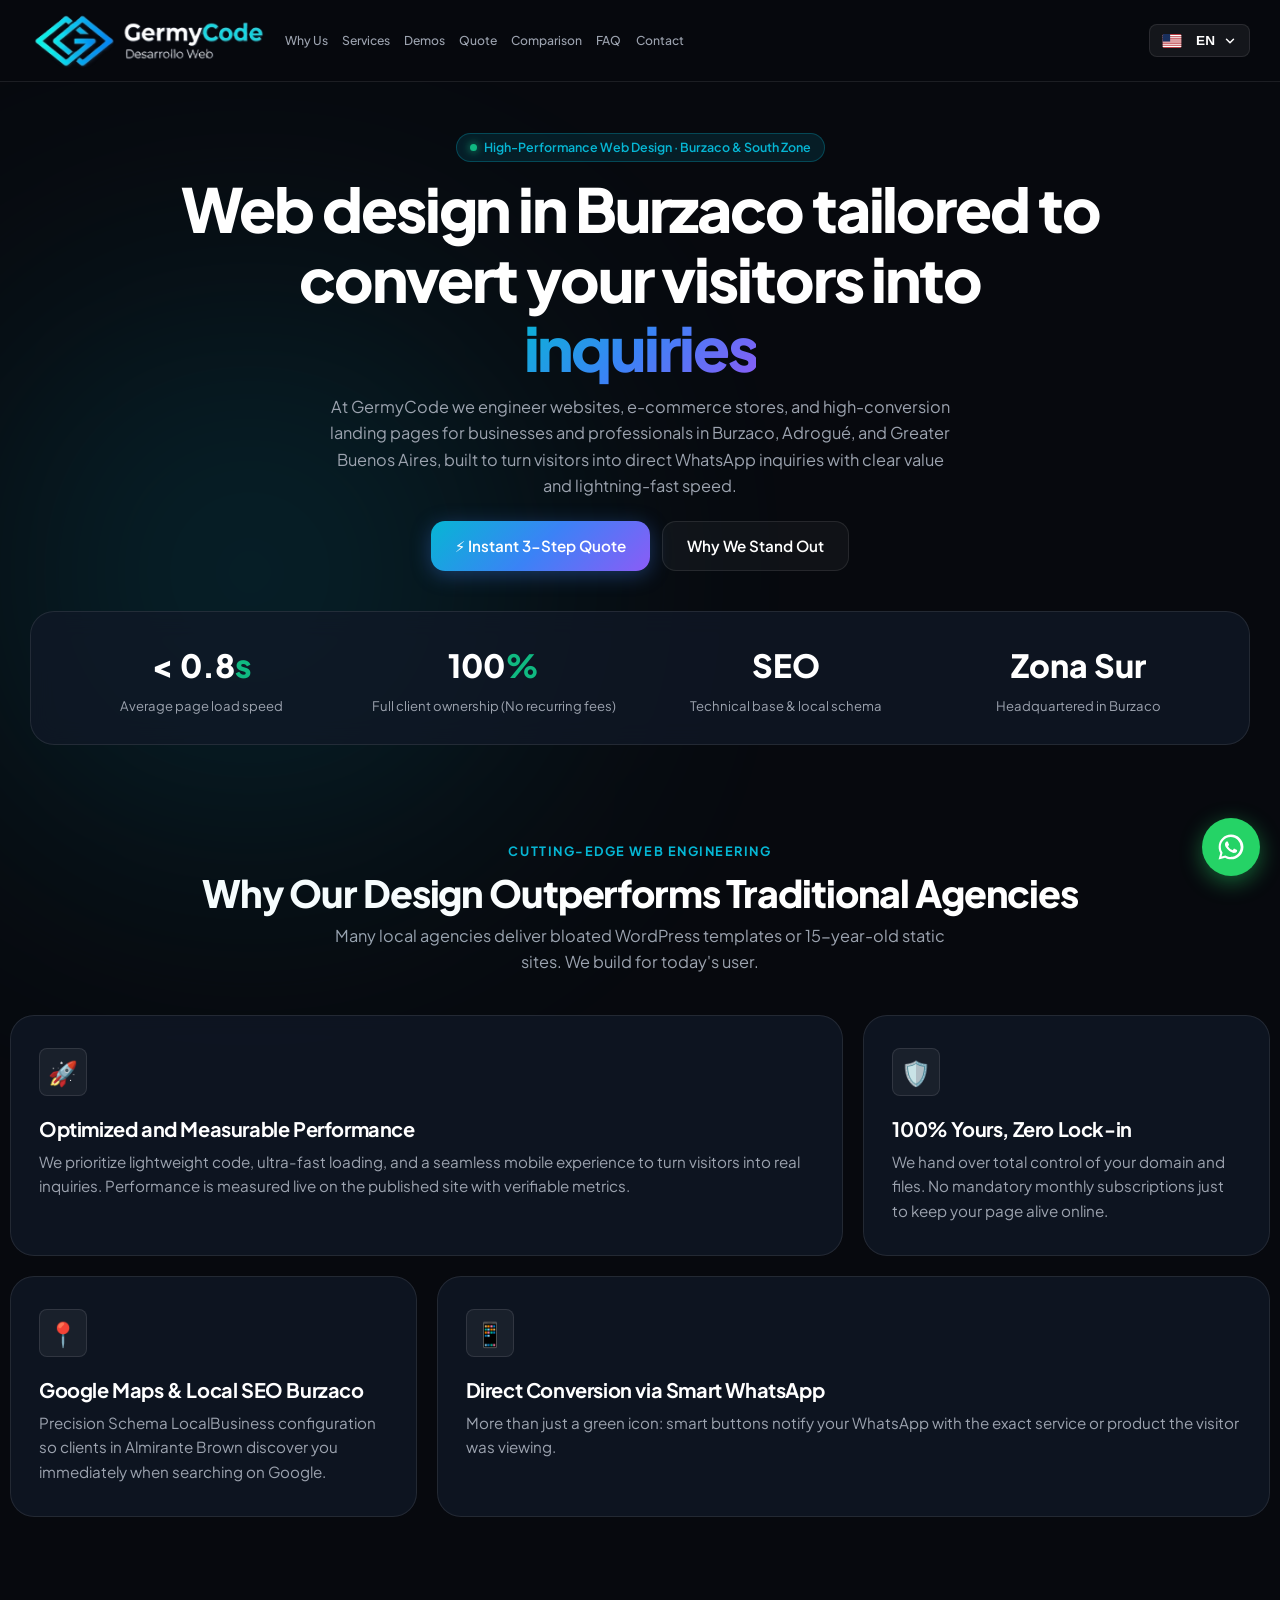
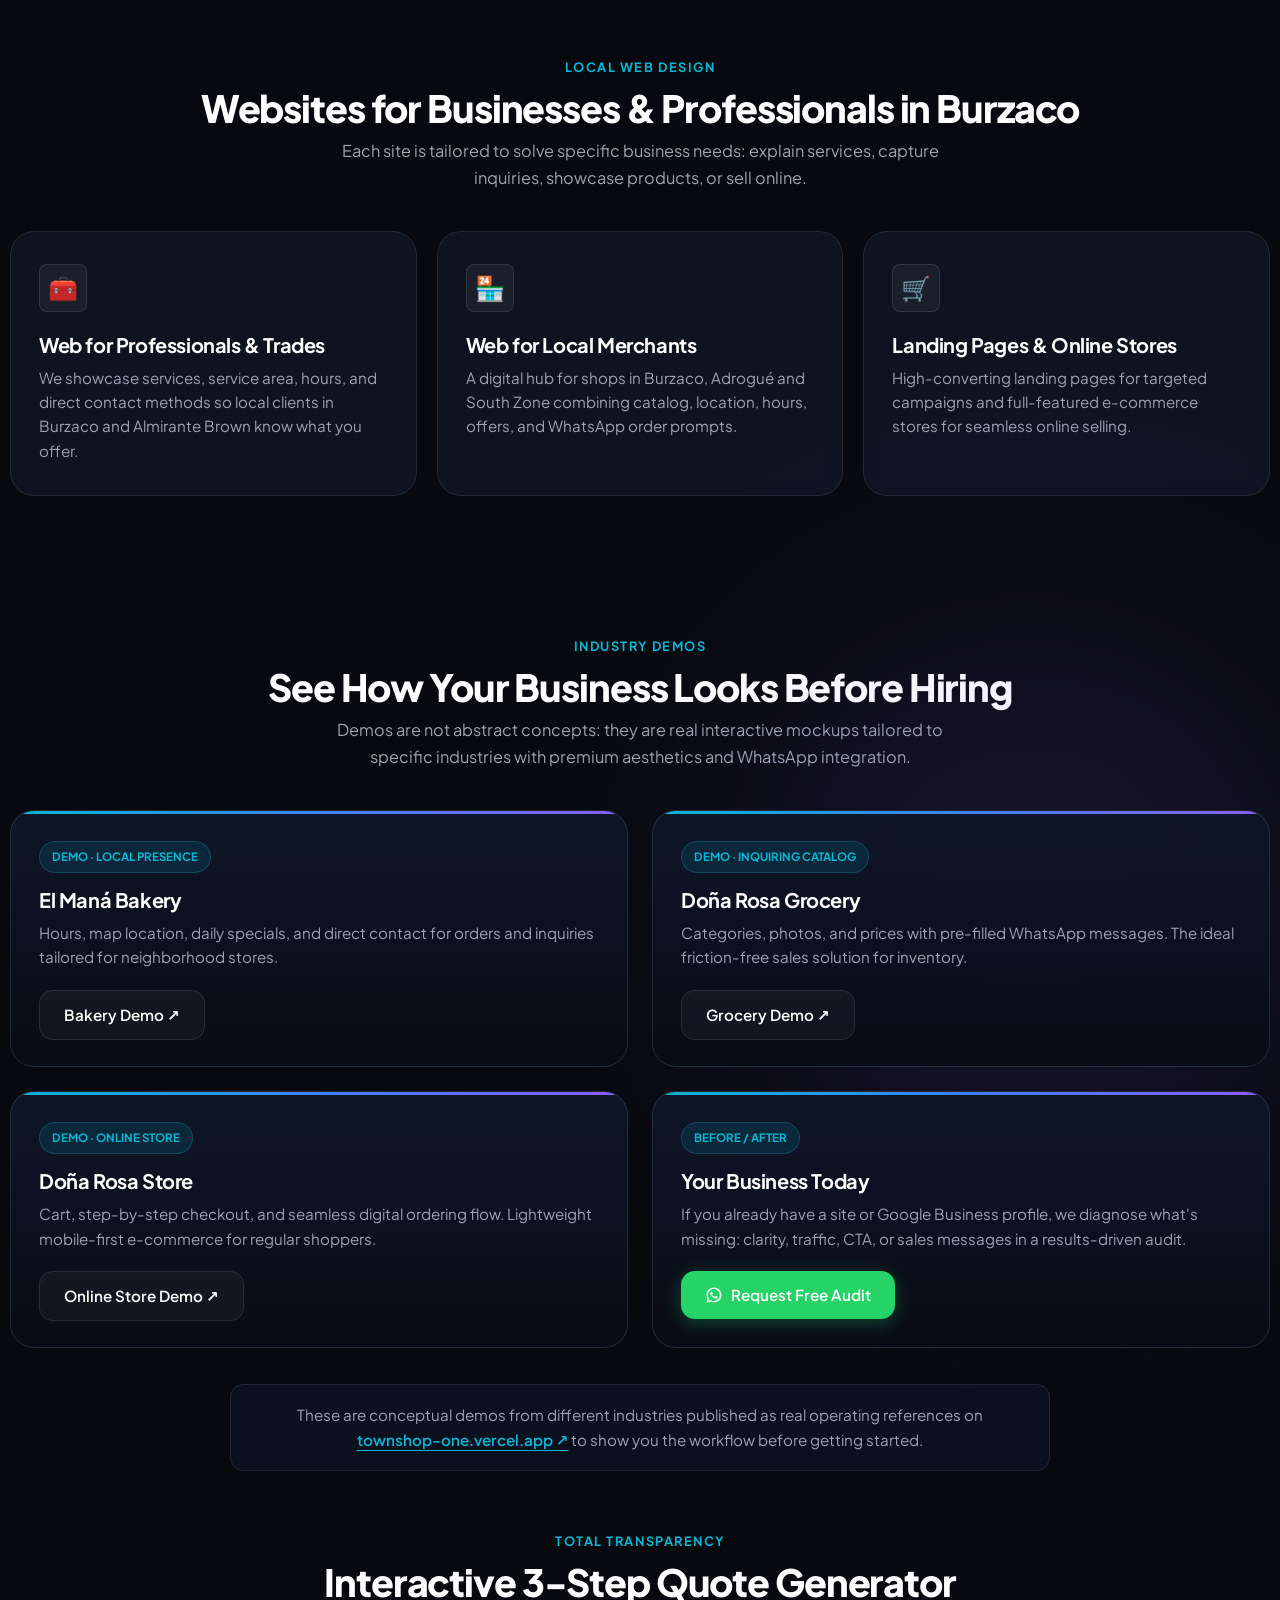
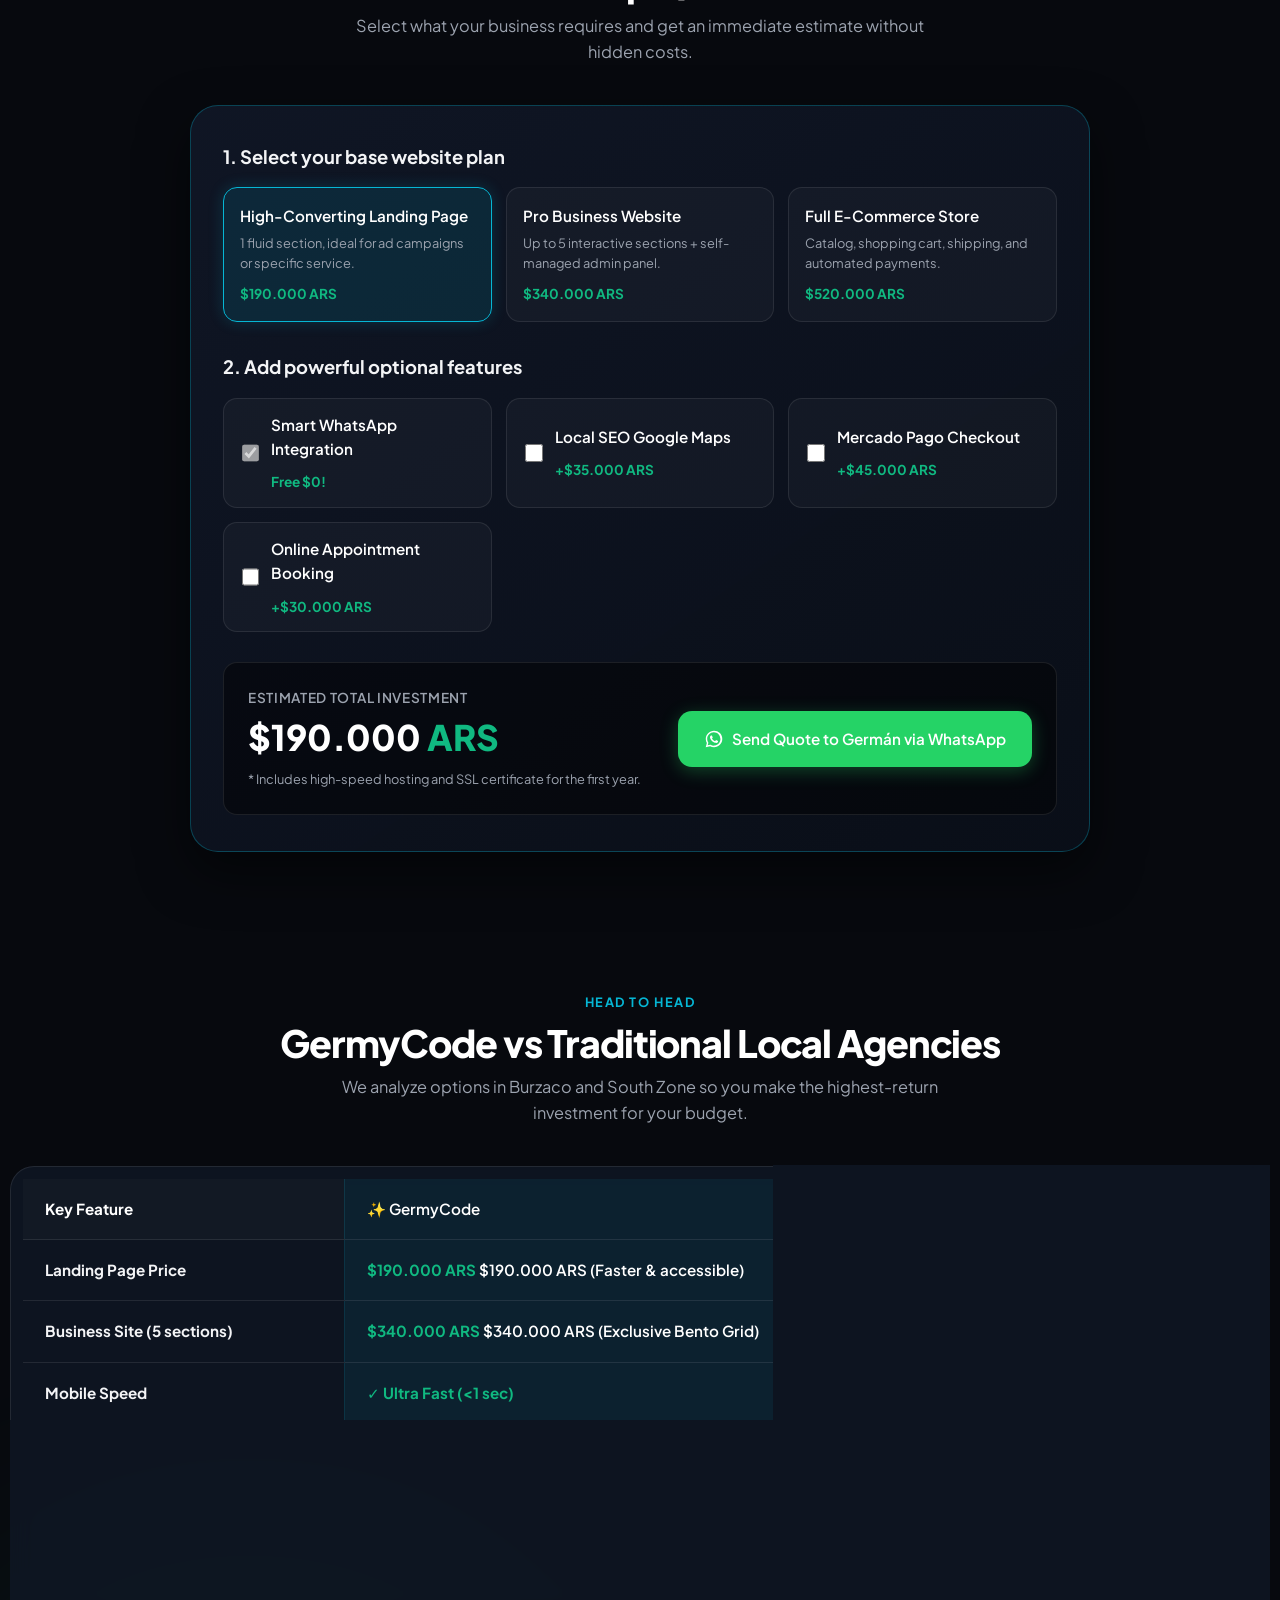
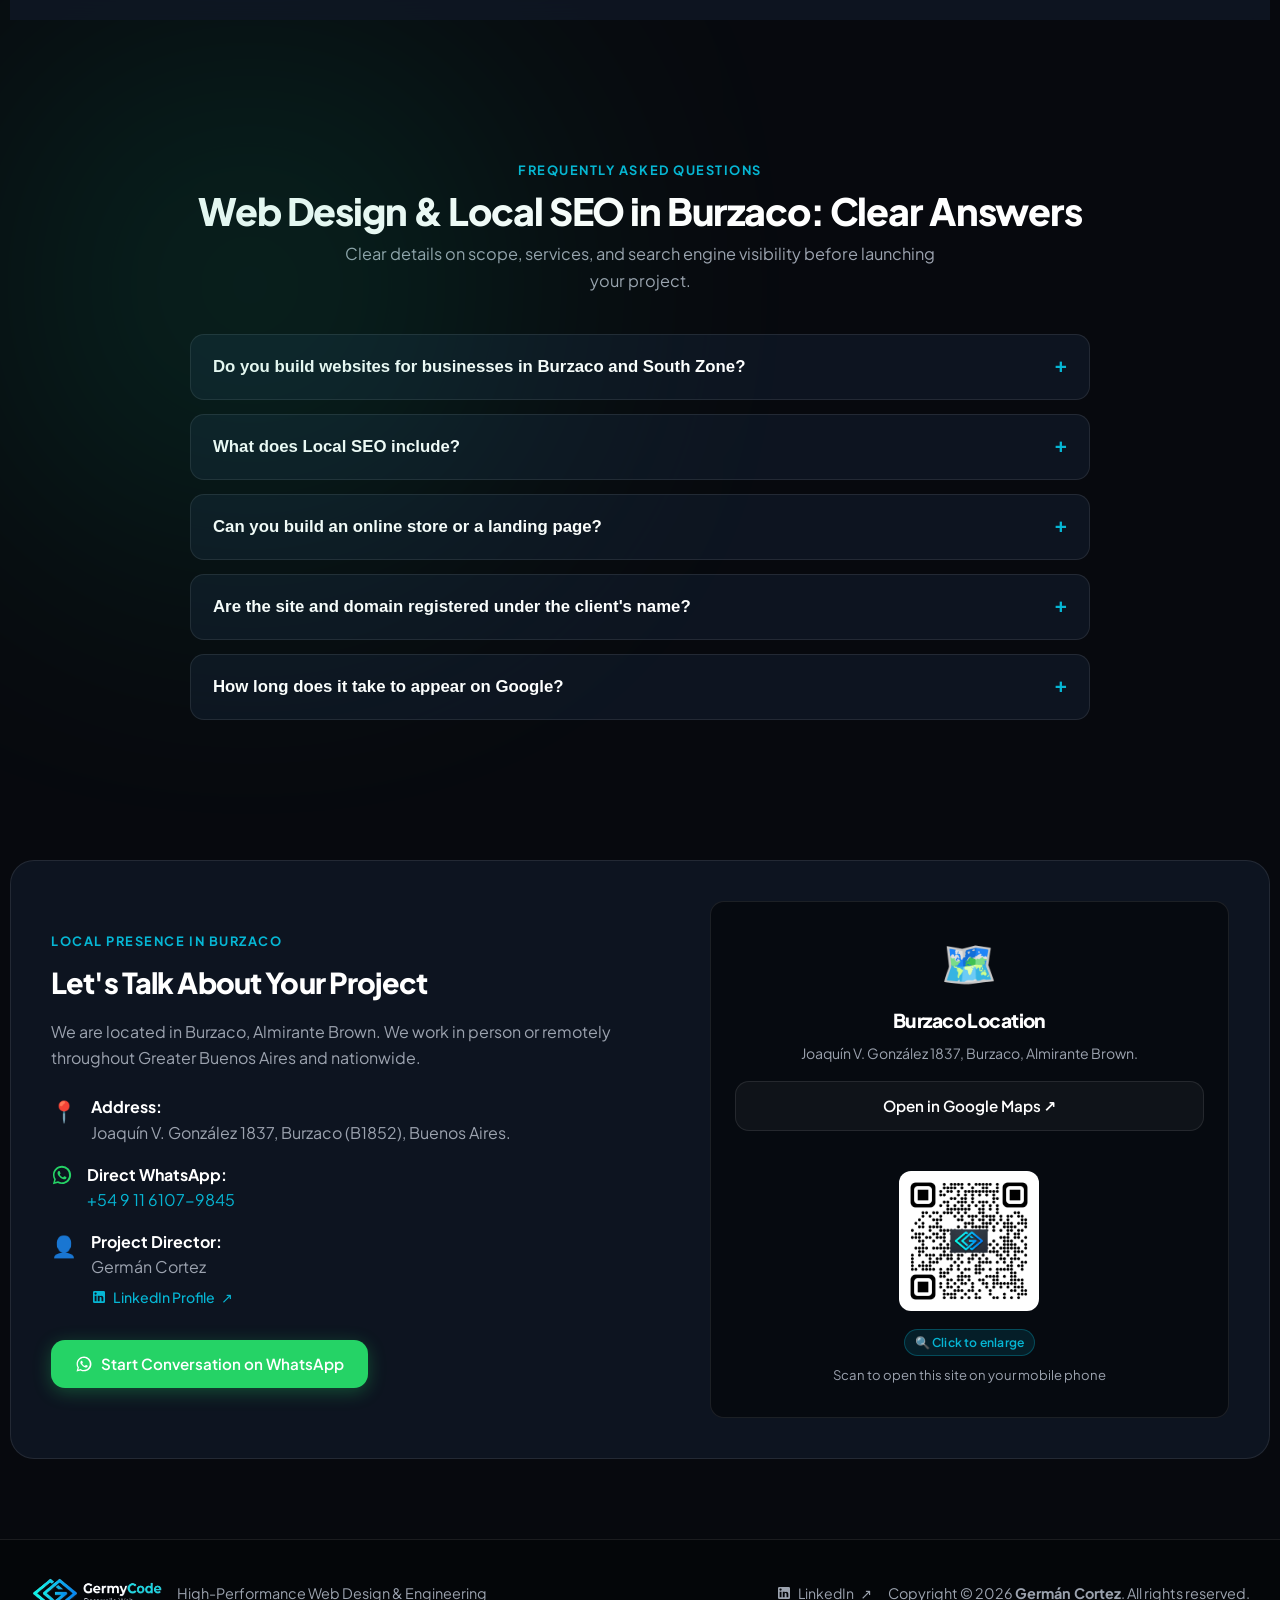
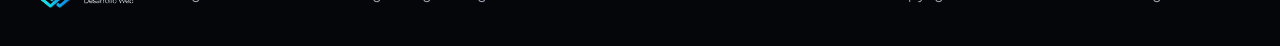
<file: index.html>
<!DOCTYPE html>
<html lang="es" class="scroll-smooth">
<head>
  <meta charset="UTF-8">
  <meta name="viewport" content="width=device-width, initial-scale=1.0">
  <meta http-equiv="X-UA-Compatible" content="IE=edge">

  <!-- Script de normalización de barra final para subdirectorios en Vercel (Boilerplate Maestro) -->
  <script>
    if (window.location.protocol !== 'file:' && !window.location.pathname.endsWith('/') && !window.location.pathname.includes('.')) {
      window.location.replace(window.location.pathname + '/' + window.location.search + window.location.hash);
    }
  </script>
  
  <title>GermyCode | Diseño Web Profesional en Burzaco y Zona Sur</title>
  <meta name="description" content="Diseño web en Burzaco y Zona Sur. Webs ultra rápidas, tiendas y landing pages para negocios locales con WhatsApp directo y SEO local.">
  <meta name="robots" content="index, follow, max-snippet:-1, max-image-preview:large, max-video-preview:-1">
  <meta name="theme-color" content="#07090e">
  <meta name="author" content="Germán Cortez - GermyCode">
  <meta name="google-site-verification" content="Vg1S8jFsbMT9Bt1f7-Lea2MWJpo8GhSPynokR0z3AK4">
  <link rel="canonical" href="https://www.germycode.com.ar/">

  <!-- Geo Tags Locales (SEO Burzaco / Almirante Brown) -->
  <meta name="geo.region" content="AR-B">
  <meta name="geo.placename" content="Burzaco, Almirante Brown, Buenos Aires">
  <meta name="geo.position" content="-34.8267;-58.3975">
  <meta name="ICBM" content="-34.8267, -58.3975">

  <!-- Open Graph -->
  <meta property="og:type" content="website">
  <meta property="og:locale" content="es_AR">
  <meta property="og:site_name" content="GermyCode">
  <meta property="og:url" content="https://www.germycode.com.ar/">
  <meta property="og:title" content="GermyCode | Diseño Web Profesional en Burzaco y Zona Sur">
  <meta property="og:description" content="Diseño web en Burzaco y Zona Sur. Webs ultra rápidas, tiendas y landing pages para negocios locales con WhatsApp directo y SEO local.">
  <meta property="og:image" content="./assets/og-cover.jpg">
  <meta property="og:image:type" content="image/jpeg">
  <meta property="og:image:width" content="1200">
  <meta property="og:image:height" content="855">
  <meta property="og:image:alt" content="Dashboard de un sitio web profesional en una laptop">

  <!-- Twitter Card -->
  <meta name="twitter:card" content="summary_large_image">
  <meta name="twitter:title" content="GermyCode | Diseño Web Profesional en Burzaco y Zona Sur">
  <meta name="twitter:description" content="Diseño web en Burzaco y Zona Sur. Webs ultra rápidas, tiendas y landing pages para negocios locales con WhatsApp directo y SEO local.">
  <meta name="twitter:image" content="./assets/og-cover.jpg">

  <!-- Favicons GermyCode -->
  <link rel="icon" type="image/x-icon" href="./assets/favicon.ico">
  <link rel="icon" type="image/png" sizes="32x32" href="./assets/favicon-32x32.png">
  <link rel="icon" type="image/png" sizes="16x16" href="./assets/favicon-16x16.png">
  <link rel="apple-touch-icon" sizes="180x180" href="./assets/apple-touch-icon.png">

  <!-- PWA: Manifest -->
  <link rel="manifest" href="./manifest.json">

  <!-- PWA: Limpieza de cachés viejos y sincronización inmediata -->
  <script>
    if ('serviceWorker' in navigator && window.location.protocol !== 'file:') {
      if ('caches' in window) {
        caches.keys().then(function(names) {
          names.forEach(function(name) {
            if (name !== 'germycode-v7') {
              caches.delete(name);
            }
          });
        });
      }
      navigator.serviceWorker.register('./sw.js').then(function(reg) {
        reg.update();
      }).catch(function() {});
      var refreshing = false;
      navigator.serviceWorker.addEventListener('controllerchange', function() {
        if (!refreshing) {
          refreshing = true;
          window.location.reload();
        }
      });
      document.addEventListener('visibilitychange', function() {
        if (document.visibilityState === 'visible') {
          navigator.serviceWorker.getRegistration().then(function(reg) {
            if (reg) reg.update();
          });
        }
      });
    }
  </script>

  <!-- Estilos Nativos Zero-CDN del Sistema (Sección 4 Documento Maestro) -->
  <link rel="stylesheet" href="./estilos.css?v=2.0.4">

  <!-- Schema.org estructurado (JSON-LD) para SEO Local -->
  <script type="application/ld+json">
  {
    "@context": "https://schema.org",
    "@type": "LocalBusiness",
    "name": "GermyCode",
    "url": "https://www.germycode.com.ar/",
    "sameAs": [
      "https://www.linkedin.com/in/germán-cortez-9578ab26a/"
    ],
    "image": "https://www.germycode.com.ar/assets/android-chrome-512x512.png",
    "founder": {
      "@type": "Person",
      "name": "Germán Cortez",
      "sameAs": "https://www.linkedin.com/in/germán-cortez-9578ab26a/"
    },
    "description": "Estudio de diseño web y soluciones digitales de alto impacto en Burzaco y Zona Sur.",
    "telephone": "+5491161079845",
    "contactPoint": {
      "@type": "ContactPoint",
      "telephone": "+5491161079845",
      "contactType": "sales",
      "availableLanguage": ["Spanish", "English", "Chinese"],
      "url": "https://wa.me/5491161079845"
    },
    "address": {
      "@type": "PostalAddress",
      "streetAddress": "Joaquín V. González 1837",
      "addressLocality": "Burzaco",
      "addressRegion": "Buenos Aires",
      "postalCode": "1852",
      "addressCountry": "AR"
    },
    "geo": {
      "@type": "GeoCoordinates",
      "latitude": -34.8267,
      "longitude": -58.3975
    },
    "areaServed": ["Burzaco", "Adrogué", "Almirante Brown", "Zona Sur", "Buenos Aires"],
    "openingHoursSpecification": {
      "@type": "OpeningHoursSpecification",
      "dayOfWeek": ["Monday", "Tuesday", "Wednesday", "Thursday", "Friday", "Saturday"],
      "opens": "09:00",
      "closes": "20:00"
    },
    "priceRange": "$$"
  }
  </script>
  <script type="application/ld+json">
  {
    "@context": "https://schema.org",
    "@type": "FAQPage",
    "mainEntity": [
      {
        "@type": "Question",
        "name": "¿Hacen páginas web para negocios de Burzaco y Zona Sur?",
        "acceptedAnswer": {
          "@type": "Answer",
          "text": "Sí. GermyCode trabaja desde Burzaco con comercios, profesionales y prestadores de servicios de Almirante Brown y Zona Sur. También se pueden coordinar proyectos a distancia."
        }
      },
      {
        "@type": "Question",
        "name": "¿Qué incluye el SEO local de una página web?",
        "acceptedAnswer": {
          "@type": "Answer",
          "text": "La base incluye estructura clara, títulos y descripciones relevantes, información local consistente y datos estructurados cuando corresponden. La visibilidad también depende de la competencia, el contenido, el perfil de negocio y otros factores; no se garantizan posiciones."
        }
      },
      {
        "@type": "Question",
        "name": "¿Pueden crear una tienda online o una landing page?",
        "acceptedAnswer": {
          "@type": "Answer",
          "text": "Sí. Se desarrollan landing pages para presentar un servicio, sitios institucionales para empresas y tiendas online con catálogo y flujo de compra, según el alcance acordado."
        }
      },
      {
        "@type": "Question",
        "name": "¿El sitio y el dominio quedan a nombre del cliente?",
        "acceptedAnswer": {
          "@type": "Answer",
          "text": "El sitio se entrega al cliente con acceso a sus archivos. El dominio y las cuentas de hosting se configuran a nombre del cliente para que mantenga el control."
        }
      },
      {
        "@type": "Question",
        "name": "¿Cuánto tarda en aparecer mi página en Google?",
        "acceptedAnswer": {
          "@type": "Answer",
          "text": "El tiempo de rastreo e indexación varía y no se puede garantizar una fecha ni una posición. Se puede facilitar el rastreo con una página accesible, enlaces internos y herramientas como Google Search Console."
        }
      }
    ]
  }
  </script>
</head>
<body>

  <!-- Luces Ambientales de Fondo -->
  <div class="glow-bg glow-cyan"></div>
  <div class="glow-bg glow-violet"></div>
  <div class="glow-bg glow-emerald"></div>

  <!-- Cabecera Fija Sticky (Sección 5.1 Documento Maestro) -->
  <header class="site-header">
    <div class="container header-inner">
      <a href="#" class="brand-link" aria-label="GermyCode - Inicio">
        <!-- Logo oficial auténtico con isotipo y tipografía original integrada -->
        <img src="./assets/logo-horizontal-transparent.png" alt="GermyCode Desarrollo Web" class="logo-img" width="637" height="214">
      </a>

      <!-- Navegación de Escritorio -->
      <nav class="desktop-nav">
        <a href="#diferenciales" data-i18n="nav_differentials">Diferenciales</a>
        <a href="#servicios-locales" data-i18n="nav_services">Servicios</a>
        <a href="#demos" data-i18n="nav_demos">Demos</a>
        <a href="#cotizador" data-i18n="nav_calc">Cotizador</a>
        <a href="#comparativa" data-i18n="nav_compare">Comparativa</a>
        <a href="#preguntas-frecuentes" data-i18n="nav_faq">FAQ</a>
        <a href="#contacto" data-i18n="nav_contact">Contacto</a>
      </nav>

      <!-- Acciones Derecha -->
      <div class="header-actions">
        <!-- Selector de Idioma (Español, Inglés, Chino) -->
        <div class="lang-selector-box">
          <button type="button" class="lang-btn" id="langBtn" aria-label="Cambiar idioma">
            <span id="currentFlagBox"><svg viewBox="0 0 640 480" class="flag-svg" aria-hidden="true"><path fill="#c60b1e" d="M0 0h640v480H0z"/><path fill="#ffc400" d="M0 120h640v240H0z"/><path fill="#c60b1e" d="M0 0h640v120H0zm0 360h640v120H0z"/></svg></span>
            <span id="currentLangLabel">ES</span>
            <svg viewBox="0 0 24 24" width="14" height="14" fill="none" stroke="currentColor" stroke-width="2.5" stroke-linecap="round" stroke-linejoin="round"><polyline points="6 9 12 15 18 9"/></svg>
          </button>
          <div class="lang-dropdown" id="langDropdown">
            <div class="lang-header">Idioma / Language / 语言</div>
            <button type="button" class="lang-item active" data-lang="es">
              <span><svg viewBox="0 0 640 480" class="flag-svg"><path fill="#c60b1e" d="M0 0h640v480H0z"/><path fill="#ffc400" d="M0 120h640v240H0z"/><path fill="#c60b1e" d="M0 0h640v120H0zm0 360h640v120H0z"/></svg> Español</span>
              <span class="lang-check">✓</span>
            </button>
            <button type="button" class="lang-item" data-lang="en">
              <span><svg viewBox="0 0 640 480" class="flag-svg"><path fill="#bd3d44" d="M0 0h640v480H0z"/><path stroke="#fff" stroke-width="37" d="M0 55.4h640M0 129.2h640M0 203.1h640M0 276.9h640M0 350.8h640M0 424.6h640"/><path fill="#192f5d" d="M0 0h256v258.5H0z"/></svg> English</span>
              <span class="lang-check">✓</span>
            </button>
            <button type="button" class="lang-item" data-lang="zh">
              <span><svg viewBox="0 0 640 480" class="flag-svg"><path fill="#de2910" d="M0 0h640v480H0z"/><polygon fill="#ffde00" points="128,48 140,84 178,84 148,106 159,142 128,120 97,142 108,106 78,84 116,84"/><circle fill="#ffde00" cx="200" cy="40" r="12"/></svg> 中文</span>
              <span class="lang-check">✓</span>
            </button>
          </div>
        </div>

        <!-- Botón Menú Móvil -->
        <button type="button" class="menu-toggle-btn" id="menuToggleBtn" aria-label="Abrir menú">
          <svg viewBox="0 0 24 24" width="24" height="24" stroke="currentColor" fill="none" stroke-width="2" stroke-linecap="round" stroke-linejoin="round"><line x1="3" y1="12" x2="21" y2="12"/><line x1="3" y1="6" x2="21" y2="6"/><line x1="3" y1="18" x2="21" y2="18"/></svg>
        </button>
      </div>
    </div>

    <!-- Menú Desplegable Móvil -->
    <div class="mobile-nav-menu" id="mobileNavMenu">
      <a href="#diferenciales" data-i18n="mob_differentials">Nuestros Diferenciales</a>
      <a href="#servicios-locales" data-i18n="mob_services">Servicios Locales</a>
      <a href="#demos" data-i18n="mob_demos">Demos en Vivo</a>
      <a href="#cotizador" data-i18n="mob_calc">Cotizar Online</a>
      <a href="#comparativa" data-i18n="mob_compare">GermyCode vs Agencias</a>
      <a href="#preguntas-frecuentes" data-i18n="mob_faq">Preguntas Frecuentes</a>
      <a href="#contacto" data-i18n="mob_contact">Contacto y Ubicación</a>
    </div>
  </header>

  <!-- Hero Section (Sección 5.2 Documento Maestro) -->
  <section class="hero">
    <div class="container">
      <div class="badge-pill">
        <span class="pulse-dot"></span>
        <span data-i18n="hero_badge">Diseño Web para Negocios · Burzaco y Zona Sur</span>
      </div>
      <h1>
        <span data-i18n="hero_title_1">Diseño web en Burzaco para que tu negocio convierta visitas en </span><span class="text-gradient" data-i18n="hero_title_gradient">consultas</span>
      </h1>
      <p class="hero-subtitle" data-i18n="hero_subtitle">
        En GermyCode creamos páginas web, tiendas online y landing pages para comercios y profesionales de Burzaco, Adrogué y Zona Sur, diseñadas para que tu negocio convierta visitas en consultas directas por WhatsApp con información clara y carga ultra rápida.
      </p>

      <div class="cta-group">
        <a href="#cotizador" class="btn btn-primary" data-i18n="hero_cta_calc">⚡ Cotizar mi Web en 3 Pasos</a>
        <a href="#comparativa" class="btn btn-outline" data-i18n="hero_cta_compare">Ver Por Qué Somos Mejores</a>
      </div>

      <!-- Barra de Métricas -->
      <div class="metrics-bar">
        <div>
          <div class="metric-num">&lt; 0.8<span>s</span></div>
          <div class="metric-label" data-i18n="metric_speed_label">Tiempo de carga promedio</div>
        </div>
        <div>
          <div class="metric-num">100<span>%</span></div>
          <div class="metric-label" data-i18n="metric_owner_label">Propiedad tuya (Sin cuotas)</div>
        </div>
        <div>
          <div class="metric-num">SEO</div>
          <div class="metric-label" data-i18n="metric_seo_label">Base técnica y contenido local</div>
        </div>
        <div>
          <div class="metric-num">Zona Sur</div>
          <div class="metric-label" data-i18n="metric_local_label">Atención desde Burzaco</div>
        </div>
      </div>
    </div>
  </section>

  <!-- Bento Grid de Diferenciales -->
  <section id="diferenciales" class="container section-wrap">
    <div class="section-title-wrap">
      <span class="section-tag" data-i18n="diff_tag">Ingeniería Web de Vanguardia</span>
      <h2 class="section-title" data-i18n="diff_title">¿Por qué nuestro diseño supera a las agencias tradicionales?</h2>
      <p class="section-subtitle" data-i18n="diff_subtitle">
        Muchas agencias locales te entregan plantillas pesadas de WordPress o sitios estáticos de hace 15 años. Nosotros diseñamos para el usuario de hoy.
      </p>
    </div>

    <div class="bento-grid bento-grid-12">
      <div class="bento-card col-span-8">
        <div class="bento-icon">🚀</div>
        <h3 data-i18n="diff_c1_title">Rendimiento optimizado y medible</h3>
        <p data-i18n="diff_c1_desc">Priorizamos código liviano, carga ultra rápida y diseño móvil para que tu negocio convierta visitas en consultas reales. El rendimiento se mide en el sitio publicado con métricas comprobables.</p>
      </div>
      <div class="bento-card col-span-4">
        <div class="bento-icon">🛡️</div>
        <h3 data-i18n="diff_c2_title">100% Tuya, Cero Rehenes</h3>
        <p data-i18n="diff_c2_desc">Te entregamos el control total del dominio y los archivos. Nada de pagar un 'abono mensual obligatorio' solo para que tu página siga online.</p>
      </div>
      <div class="bento-card col-span-4">
        <div class="bento-icon">📍</div>
        <h3 data-i18n="diff_c3_title">Dominio en Google Maps Burzaco</h3>
        <p data-i18n="diff_c3_desc">Configuración quirúrgica de <em>Schema LocalBusiness</em> para que los clientes de Almirante Brown te encuentren cuando busquen tus servicios en Google.</p>
      </div>
      <div class="bento-card col-span-8">
        <div class="bento-icon">📱</div>
        <h3 data-i18n="diff_c4_title">Conversión Inmediata a WhatsApp Contextual</h3>
        <p data-i18n="diff_c4_desc">No ponemos un simple logo verde: integramos botones inteligentes que le avisan a tu WhatsApp exactamente qué servicio o producto estaba mirando el cliente.</p>
      </div>
    </div>
  </section>

  <!-- Servicios Locales -->
  <section id="servicios-locales" class="container section-wrap">
    <div class="section-title-wrap">
      <span class="section-tag" data-i18n="serv_tag">Diseño Web Local</span>
      <h2 class="section-title" data-i18n="serv_title">Páginas web para comercios y profesionales de Burzaco</h2>
      <p class="section-subtitle" data-i18n="serv_subtitle">
        Cada sitio se organiza según lo que necesita resolver el negocio: explicar un servicio, recibir consultas, mostrar productos o vender online.
      </p>
    </div>

    <div class="bento-grid services-grid">
      <div class="bento-card">
        <div class="bento-icon">🧰</div>
        <h3 data-i18n="serv_c1_title">Web para profesionales y oficios</h3>
        <p data-i18n="serv_c1_desc">Presentamos servicios, zona de atención, horarios y formas de contacto para que potenciales clientes de Burzaco y Almirante Brown sepan qué ofrecés.</p>
      </div>
      <div class="bento-card">
        <div class="bento-icon">🏪</div>
        <h3 data-i18n="serv_c2_title">Web para comercios locales</h3>
        <p data-i18n="serv_c2_desc">Una página para comercios de Burzaco, Adrogué y Zona Sur reúne catálogo, ubicación, horarios, promociones e indicaciones para hacer pedidos por WhatsApp.</p>
      </div>
      <div class="bento-card">
        <div class="bento-icon">🛒</div>
        <h3 data-i18n="serv_c3_title">Landing pages y tiendas online</h3>
        <p data-i18n="serv_c3_desc">Creamos landing pages para campañas o servicios puntuales y tiendas online para negocios que necesitan presentar productos y gestionar compras.</p>
      </div>
    </div>
  </section>

  <!-- Demos por Rubro en Vivo -->
  <section id="demos" class="container section-wrap">
    <div class="section-title-wrap">
      <span class="section-tag" data-i18n="demos_tag">Demos por Rubro</span>
      <h2 class="section-title" data-i18n="demos_title">Mirá cómo se vería tu negocio antes de contratar</h2>
      <p class="section-subtitle" data-i18n="demos_subtitle">
        Las demos no son conceptos abstractos: son maquetas reales adaptadas a un rubro concreto, con tono comercial, diseño premium y CTA directo a WhatsApp.
      </p>
    </div>

    <div class="demo-grid">
      <article class="demo-card">
        <span class="demo-tag" data-i18n="demo_c1_tag">Demo · Presencia local</span>
        <h3 data-i18n="demo_c1_title">Panadería El Maná</h3>
        <p data-i18n="demo_c1_desc">Horarios, ubicación en mapa, productos del día y contacto directo para pedidos y consultas. Un lanzamiento pensado para negocios de barrio.</p>
        <a class="btn btn-outline demo-link" href="https://townshop-one.vercel.app/landing2/" data-original-href="https://townshop-one.vercel.app/landing2/" target="_blank" rel="noopener" data-i18n="demo_c1_cta">Ver demo Panadería ↗</a>
      </article>

      <article class="demo-card">
        <span class="demo-tag" data-i18n="demo_c2_tag">Demo · Catálogo que consulta</span>
        <h3 data-i18n="demo_c2_title">Almacén Doña Rosa</h3>
        <p data-i18n="demo_c2_desc">Categorías, fotos y precios con mensajes listos para WhatsApp. La solución ideal para comercios con stock variado que necesitan vender sin fricción.</p>
        <a class="btn btn-outline demo-link" href="https://townshop-one.vercel.app/landing-demos/landing-1/" data-original-href="https://townshop-one.vercel.app/landing-demos/landing-1/" target="_blank" rel="noopener" data-i18n="demo_c2_cta">Ver demo Almacén ↗</a>
      </article>

      <article class="demo-card">
        <span class="demo-tag" data-i18n="demo_c3_tag">Demo · Tienda online</span>
        <h3 data-i18n="demo_c3_title">Almacén Doña Rosa · Tienda</h3>
        <p data-i18n="demo_c3_desc">Carrito, paso a paso de compra y flujo de venta digital. Un ejemplo de e-commerce ligero, claro y móvil-first para clientes recurrentes.</p>
        <a class="btn btn-outline demo-link" href="https://townshop-one.vercel.app/landing-demos/landing-3/" data-original-href="https://townshop-one.vercel.app/landing-demos/landing-3/" target="_blank" rel="noopener" data-i18n="demo_c3_cta">Ver demo Tienda Online ↗</a>
      </article>

      <article class="demo-card">
        <span class="demo-tag" data-i18n="demo_c4_tag">Antes / después</span>
        <h3 data-i18n="demo_c4_title">Tu negocio hoy</h3>
        <p data-i18n="demo_c4_desc">Si ya tenés sitio o Google Business, te diagnosticamos qué falta: tráfico, claridad, CTA, mapa o mensajes de venta en una demo orientada a resultados.</p>
        <a class="btn btn-whatsapp" href="https://wa.me/5491161079845?text=Hola%2C%20quiero%20ver%20una%20demo%20para%20mi%20negocio%20y%20diagn%C3%B3stico%20sin%20compromiso." target="_blank" rel="noopener">
          <svg viewBox="0 0 24 24" width="18" height="18" fill="currentColor" aria-hidden="true"><path d="M12.04 2C6.58 2 2.13 6.45 2.13 11.91c0 1.75.46 3.45 1.32 4.95L2.05 22l5.25-1.38c1.45.79 3.08 1.21 4.74 1.21 5.46 0 9.91-4.45 9.91-9.91 0-2.65-1.03-5.14-2.9-7.01A9.816 9.816 0 0 0 12.04 2zm.01 18.08c-1.48 0-2.93-.4-4.2-1.15l-.3-.18-3.12.82.83-3.04-.2-.31a7.892 7.892 0 0 1-1.22-4.31c0-4.38 3.56-7.94 7.95-7.94 2.12 0 4.12.83 5.62 2.33a7.886 7.886 0 0 1 2.32 5.61c-.01 4.38-3.57 7.94-7.96 7.94zm4.35-5.95c-.24-.12-1.41-.7-1.63-.78-.22-.08-.38-.12-.54.12-.16.24-.62.78-.76.94-.14.16-.28.18-.52.06-.24-.12-1.01-.37-1.93-1.19-.71-.64-1.19-1.42-1.33-1.66-.14-.24-.01-.37.11-.49.11-.11.24-.28.36-.42.12-.14.16-.24.24-.4.08-.16.04-.3-.02-.42-.06-.12-.54-1.3-.74-1.78-.19-.47-.39-.41-.54-.42l-.46-.01c-.16 0-.42.06-.64.3-.22.24-.84.82-.84 2s.86 2.32.98 2.48c.12.16 1.69 2.58 4.1 3.62.57.25 1.02.4 1.37.51.58.18 1.1.16 1.51.1.46-.07 1.41-.58 1.61-1.14.2-.56.2-1.04.14-1.14-.06-.1-.22-.16-.46-.28z"/></svg>
          <span data-i18n="demo_c4_cta">Pedir diagnóstico</span>
        </a>
      </article>
    </div>

    <!-- Nota conceptual de demos con enlace traducible a townshop -->
    <div class="demos-footnote">
      <p>
        <span data-i18n="demos_note_1">Son demos conceptuales de diferentes rubros y se publican como referencia de funcionamiento real en </span><a href="https://townshop-one.vercel.app/" data-original-href="https://townshop-one.vercel.app/" class="demo-link demo-footnote-link" target="_blank" rel="noopener">townshop-one.vercel.app ↗</a><span data-i18n="demos_note_2"> para mostrarte el flujo antes de empezar.</span>
      </p>
    </div>
  </section>

  <!-- Cotizador Interactivo en 3 Pasos -->
  <section id="cotizador" class="container section-wrap">
    <div class="section-title-wrap">
      <span class="section-tag" data-i18n="calc_tag">Transparencia Total</span>
      <h2 class="section-title" data-i18n="calc_title">Cotizador Interactivo en 3 Pasos</h2>
      <p class="section-subtitle" data-i18n="calc_subtitle">
        Selecciona lo que tu negocio necesita y obtén un presupuesto al instante sin vueltas ni sorpresas.
      </p>
    </div>

    <div class="estimator-box">
      <!-- Paso 1 -->
      <div style="margin-bottom: 28px;">
        <div class="step-title" data-i18n="calc_step1">
          <span class="step-number">1</span> Elige el tipo de sitio base
        </div>
        <div class="option-grid" id="basePlans">
          <div class="option-card plan-card selected" data-price="190000" data-name="Landing Page Vendedora" data-name-key="calc_p1_title">
            <div class="option-name" data-i18n="calc_p1_title">Landing Page Vendedora</div>
            <div class="option-desc" data-i18n="calc_p1_desc">1 sección fluida, ideal para pauta o servicio puntual.</div>
            <div class="option-price">$190.000 ARS</div>
          </div>
          <div class="option-card plan-card" data-price="340000" data-name="Sitio Empresa Pro (Bento Grid)" data-name-key="calc_p2_title">
            <div class="option-name" data-i18n="calc_p2_title">Sitio Empresa Pro</div>
            <div class="option-desc" data-i18n="calc_p2_desc">Hasta 5 secciones interactivas + panel autoadministrable.</div>
            <div class="option-price">$340.000 ARS</div>
          </div>
          <div class="option-card plan-card" data-price="520000" data-name="Tienda E-Commerce Full" data-name-key="calc_p3_title">
            <div class="option-name" data-i18n="calc_p3_title">Tienda E-Commerce</div>
            <div class="option-desc" data-i18n="calc_p3_desc">Catálogo, carrito, envíos y pagos automáticos.</div>
            <div class="option-price">$520.000 ARS</div>
          </div>
        </div>
      </div>

      <!-- Paso 2 -->
      <div style="margin-bottom: 28px;">
        <div class="step-title" data-i18n="calc_step2">
          <span class="step-number">2</span> Agrega funciones potentes (Opcionales)
        </div>
        <div class="option-grid">
          <label class="checkbox-item">
            <input type="checkbox" class="extra-check" data-price="0" data-name="WhatsApp Inteligente Contextual" data-name-key="calc_opt_wa" checked disabled>
            <div>
              <div class="option-name" data-i18n="calc_opt_wa">WhatsApp Inteligente</div>
              <div class="option-price" style="color:var(--accent-emerald);" data-i18n="calc_opt_wa_badge">¡Bonificado $0!</div>
            </div>
          </label>
          <label class="checkbox-item">
            <input type="checkbox" class="extra-check" data-price="35000" data-name="Optimización SEO Local Burzaco / Google Maps" data-name-key="calc_opt_seo">
            <div>
              <div class="option-name" data-i18n="calc_opt_seo">SEO Local Google Maps</div>
              <div class="option-price">+$35.000 ARS</div>
            </div>
          </label>
          <label class="checkbox-item">
            <input type="checkbox" class="extra-check" data-price="45000" data-name="Integración Pasarela Mercado Pago" data-name-key="calc_opt_mp">
            <div>
              <div class="option-name" data-i18n="calc_opt_mp">Checkout Mercado Pago</div>
              <div class="option-price">+$45.000 ARS</div>
            </div>
          </label>
          <label class="checkbox-item">
            <input type="checkbox" class="extra-check" data-price="30000" data-name="Sistema de Turnos y Agendamiento Online" data-name-key="calc_opt_turns">
            <div>
              <div class="option-name" data-i18n="calc_opt_turns">Agendamiento de Citas</div>
              <div class="option-price">+$30.000 ARS</div>
            </div>
          </label>
        </div>
      </div>

      <!-- Paso 3 -->
      <div class="calc-total-box">
        <div>
          <div class="total-title" data-i18n="calc_total_title">Presupuesto Estimado Final</div>
          <div class="total-amount" id="totalDisplay">$190.000 <span>ARS</span></div>
          <div style="font-size:0.8rem; color:var(--text-muted); margin-top:4px;" data-i18n="calc_note">
            * Incluye hosting de alta velocidad y certificado SSL el primer año.
          </div>
        </div>
        <a id="btnSendWhatsapp" href="#" target="_blank" rel="noopener" class="btn btn-whatsapp" style="padding: 16px 26px;">
          <svg viewBox="0 0 24 24" width="20" height="20" fill="currentColor" aria-hidden="true"><path d="M12.04 2C6.58 2 2.13 6.45 2.13 11.91c0 1.75.46 3.45 1.32 4.95L2.05 22l5.25-1.38c1.45.79 3.08 1.21 4.74 1.21 5.46 0 9.91-4.45 9.91-9.91 0-2.65-1.03-5.14-2.9-7.01A9.816 9.816 0 0 0 12.04 2zm.01 18.08c-1.48 0-2.93-.4-4.2-1.15l-.3-.18-3.12.82.83-3.04-.2-.31a7.892 7.892 0 0 1-1.22-4.31c0-4.38 3.56-7.94 7.95-7.94 2.12 0 4.12.83 5.62 2.33a7.886 7.886 0 0 1 2.32 5.61c-.01 4.38-3.57 7.94-7.96 7.94zm4.35-5.95c-.24-.12-1.41-.7-1.63-.78-.22-.08-.38-.12-.54.12-.16.24-.62.78-.76.94-.14.16-.28.18-.52.06-.24-.12-1.01-.37-1.93-1.19-.71-.64-1.19-1.42-1.33-1.66-.14-.24-.01-.37.11-.49.11-.11.24-.28.36-.42.12-.14.16-.24.24-.4.08-.16.04-.3-.02-.42-.06-.12-.54-1.3-.74-1.78-.19-.47-.39-.41-.54-.42l-.46-.01c-.16 0-.42.06-.64.3-.22.24-.84.82-.84 2s.86 2.32.98 2.48c.12.16 1.69 2.58 4.1 3.62.57.25 1.02.4 1.37.51.58.18 1.1.16 1.51.1.46-.07 1.41-.58 1.61-1.14.2-.56.2-1.04.14-1.14-.06-.1-.22-.16-.46-.28z"/></svg>
          <span data-i18n="calc_cta_btn">Enviar Presupuesto a Germán por WhatsApp</span>
        </a>
      </div>
    </div>
  </section>

  <!-- Comparativa -->
  <!-- Comparativa -->
  <section id="comparativa" class="container section-wrap">
    <div class="section-title-wrap">
      <span class="section-tag" data-i18n="comp_tag">Cara a Cara</span>
      <h2 class="section-title" data-i18n="comp_title">GermyCode vs Agencias Tradicionales de la Zona</h2>
      <p class="section-subtitle" data-i18n="comp_subtitle">
        Analizamos la oferta en Burzaco y Zona Sur para que tomes la decisión más rentable para tu inversión.
      </p>
    </div>

    <div class="table-container">
      <table>
        <thead>
          <tr>
            <th data-i18n="comp_th_feat">Característica Clave</th>
            <th class="highlight-cell" data-i18n="comp_th_us">✨ GermyCode</th>
            <th data-i18n="comp_th_others">Agencias Típicas de la Zona</th>
          </tr>
        </thead>
        <tbody>
          <tr>
            <td><strong data-i18n="comp_r1_feat">Precio Landing de Conversión</strong></td>
            <td class="highlight-cell"><span style="color:var(--accent-emerald); font-weight:700;">$190.000 ARS</span> <span data-i18n="comp_r1_us">(Más accesible y veloz)</span></td>
            <td data-i18n="comp_r1_oth">$200.000 – $240.000 ARS</td>
          </tr>
          <tr>
            <td><strong data-i18n="comp_r2_feat">Precio Web Empresa (5 secciones)</strong></td>
            <td class="highlight-cell"><span style="color:var(--accent-emerald); font-weight:700;">$340.000 ARS</span> <span data-i18n="comp_r2_us">(Con diseño Bento exclusivo)</span></td>
            <td data-i18n="comp_r2_oth">$320.000 – $450.000 ARS (Plantilla estándar)</td>
          </tr>
          <tr>
            <td><strong data-i18n="comp_r3_feat">Velocidad Móvil</strong></td>
            <td class="highlight-cell"><span style="color:var(--accent-emerald); font-weight:700;" data-i18n="comp_r3_us">✓ Ultra Rápida (&lt;1 seg)</span></td>
            <td><span style="color:#ef4444; font-weight:700;" data-i18n="comp_r3_oth">✕ Lenta (3 a 5 seg por plugins pesados)</span></td>
          </tr>
          <tr>
            <td><strong data-i18n="comp_r4_feat">Propiedad y Sin Abonos Forzados</strong></td>
            <td class="highlight-cell"><span style="color:var(--accent-emerald); font-weight:700;" data-i18n="comp_r4_us">✓ 100% tuya, sin costos ocultos</span></td>
            <td data-i18n="comp_r4_oth">Muchas cobran abono mensual forzado</td>
          </tr>
          <tr>
            <td><strong data-i18n="comp_r5_feat">Cotizador & WhatsApp Inteligente</strong></td>
            <td class="highlight-cell"><span style="color:var(--accent-emerald); font-weight:700;" data-i18n="comp_r5_us">✓ Incluido de serie</span></td>
            <td><span style="color:#ef4444; font-weight:700;" data-i18n="comp_r5_oth">✕ Solo formulario básico por correo</span></td>
          </tr>
          <tr>
            <td><strong data-i18n="comp_r6_feat">Atención y Soporte Local</strong></td>
            <td class="highlight-cell"><span style="color:var(--accent-emerald); font-weight:700;" data-i18n="comp_r6_us">✓ En Burzaco, contacto directo y transparente</span></td>
            <td data-i18n="comp_r6_oth">Soporte por ticket o demoras de varios días</td>
          </tr>
        </tbody>
      </table>
    </div>
  </section>

  <!-- Preguntas Frecuentes (FAQ) -->
  <section id="preguntas-frecuentes" class="container section-wrap">
    <div class="section-title-wrap">
      <span class="section-tag" data-i18n="faq_tag">Preguntas Frecuentes</span>
      <h2 class="section-title" data-i18n="faq_title">Diseño web y SEO local en Burzaco: respuestas claras</h2>
      <p class="section-subtitle" data-i18n="faq_subtitle">
        Información sobre alcance, servicios y visibilidad en buscadores antes de iniciar un proyecto.
      </p>
    </div>

    <div class="faq-list">
      <div class="faq-item">
        <button class="faq-btn" type="button">
          <span data-i18n="faq_q1">¿Hacen páginas web para negocios de Burzaco y Zona Sur?</span>
          <span class="faq-icon">+</span>
        </button>
        <div class="faq-content" data-i18n="faq_a1">
          Sí. GermyCode trabaja desde Burzaco con comercios, profesionales y prestadores de servicios de Almirante Brown y Zona Sur, con diseño enfocado para que cada negocio convierta visitas en consultas reales por WhatsApp. También se pueden coordinar proyectos a distancia.
        </div>
      </div>
      <div class="faq-item">
        <button class="faq-btn" type="button">
          <span data-i18n="faq_q2">¿Qué incluye el SEO local de una página web?</span>
          <span class="faq-icon">+</span>
        </button>
        <div class="faq-content" data-i18n="faq_a2">
          La base incluye estructura clara, títulos y descripciones relevantes, información local consistente y datos estructurados cuando corresponden. La visibilidad también depende de la competencia, el contenido y el perfil de negocio.
        </div>
      </div>
      <div class="faq-item">
        <button class="faq-btn" type="button">
          <span data-i18n="faq_q3">¿Pueden crear una tienda online o una landing page?</span>
          <span class="faq-icon">+</span>
        </button>
        <div class="faq-content" data-i18n="faq_a3">
          Sí. Se desarrollan landing pages para presentar un servicio puntual, sitios institucionales para empresas y tiendas online con catálogo y flujo de compra, según el alcance acordado.
        </div>
      </div>
      <div class="faq-item">
        <button class="faq-btn" type="button">
          <span data-i18n="faq_q4">¿El sitio y el dominio quedan a nombre del cliente?</span>
          <span class="faq-icon">+</span>
        </button>
        <div class="faq-content" data-i18n="faq_a4">
          El sitio se entrega al cliente con acceso a sus archivos. El dominio y las cuentas de hosting se configuran a nombre del cliente para que mantenga el control absoluto.
        </div>
      </div>
      <div class="faq-item">
        <button class="faq-btn" type="button">
          <span data-i18n="faq_q5">¿Cuánto tarda en aparecer mi página en Google?</span>
          <span class="faq-icon">+</span>
        </button>
        <div class="faq-content" data-i18n="faq_a5">
          El tiempo de rastreo e indexación varía según Google. Facilitamos el rastreo con una página accesible, enlaces internos y herramientas como Google Search Console.
        </div>
      </div>
    </div>
  </section>

  <!-- Contacto & Ubicación -->
  <section id="contacto" class="container section-wrap">
    <div class="contact-card">
      <div>
        <span class="section-tag" data-i18n="contact_tag">Presencia Local en Burzaco</span>
        <h3 style="font-size:1.8rem; margin-bottom:14px;" data-i18n="contact_title">Hablemos de tu proyecto</h3>
        <p style="color:var(--text-muted); margin-bottom:24px;" data-i18n="contact_desc">
          Estamos en Burzaco, Partido de Almirante Brown. Trabajamos de manera presencial o virtual para todo el Gran Buenos Aires y el país.
        </p>

        <div class="contact-detail">
          <span style="color:var(--accent-cyan); font-size:1.3rem;">📍</span>
          <div>
            <strong data-i18n="contact_lbl_dir">Dirección:</strong><br>
            <span class="notranslate">Joaquín V. González 1837, Burzaco (B1852), Buenos Aires.</span>
          </div>
        </div>

        <div class="contact-detail">
          <svg viewBox="0 0 24 24" width="22" height="22" fill="#25d366" style="flex-shrink:0; margin-top:2px;" aria-hidden="true"><path d="M12.04 2C6.58 2 2.13 6.45 2.13 11.91c0 1.75.46 3.45 1.32 4.95L2.05 22l5.25-1.38c1.45.79 3.08 1.21 4.74 1.21 5.46 0 9.91-4.45 9.91-9.91 0-2.65-1.03-5.14-2.9-7.01A9.816 9.816 0 0 0 12.04 2zm.01 18.08c-1.48 0-2.93-.4-4.2-1.15l-.3-.18-3.12.82.83-3.04-.2-.31a7.892 7.892 0 0 1-1.22-4.31c0-4.38 3.56-7.94 7.95-7.94 2.12 0 4.12.83 5.62 2.33a7.886 7.886 0 0 1 2.32 5.61c-.01 4.38-3.57 7.94-7.96 7.94zm4.35-5.95c-.24-.12-1.41-.7-1.63-.78-.22-.08-.38-.12-.54.12-.16.24-.62.78-.76.94-.14.16-.28.18-.52.06-.24-.12-1.01-.37-1.93-1.19-.71-.64-1.19-1.42-1.33-1.66-.14-.24-.01-.37.11-.49.11-.11.24-.28.36-.42.12-.14.16-.24.24-.4.08-.16.04-.3-.02-.42-.06-.12-.54-1.3-.74-1.78-.19-.47-.39-.41-.54-.42l-.46-.01c-.16 0-.42.06-.64.3-.22.24-.84.82-.84 2s.86 2.32.98 2.48c.12.16 1.69 2.58 4.1 3.62.57.25 1.02.4 1.37.51.58.18 1.1.16 1.51.1.46-.07 1.41-.58 1.61-1.14.2-.56.2-1.04.14-1.14-.06-.1-.22-.16-.46-.28z"/></svg>
          <div>
            <strong data-i18n="contact_lbl_wa">WhatsApp Directo:</strong><br>
            <a href="https://wa.me/5491161079845" style="color:var(--accent-cyan); text-decoration:none;" class="notranslate">+54 9 11 6107-9845</a>
          </div>
        </div>

        <div class="contact-detail">
          <span style="color:var(--accent-cyan); font-size:1.3rem;">👤</span>
          <div>
            <strong data-i18n="contact_lbl_resp">Responsable y Dirección de Proyectos:</strong><br>
            <span class="notranslate">Germán Cortez</span>
            <div style="margin-top:6px;">
              <a href="https://www.linkedin.com/in/germán-cortez-9578ab26a/" target="_blank" rel="noopener noreferrer" style="color:var(--accent-cyan); text-decoration:none; display:inline-flex; align-items:center; gap:6px; font-size:0.88rem; font-weight:500;">
                <svg viewBox="0 0 24 24" width="16" height="16" fill="currentColor" aria-hidden="true"><path d="M19 3a2 2 0 0 1 2 2v14a2 2 0 0 1-2 2H5a2 2 0 0 1-2-2V5a2 2 0 0 1 2-2h14m-.5 15.5v-5.3a3.26 3.26 0 0 0-3.26-3.26c-.85 0-1.84.52-2.28 1.3v-1.11h-2.79v8.37h2.79v-4.93c0-.77.62-1.4 1.39-1.4a1.4 1.4 0 0 1 1.4 1.4v4.93h2.75M6.88 8.56a1.68 1.68 0 0 0 1.68-1.68c0-.93-.75-1.69-1.68-1.69a1.69 1.69 0 0 0-1.69 1.69c0 .93.76 1.68 1.69 1.68m1.39 9.94v-8.37H5.5v8.37h2.77z"/></svg>
                <span data-i18n="contact_linkedin">Perfil en LinkedIn</span> ↗
              </a>
            </div>
          </div>
        </div>

        <div style="margin-top:28px;">
          <a href="https://wa.me/5491161079845?text=Hola%20Germ%C3%A1n,%20te%20escribo%20desde%20la%20web%20para%20coordinar%20una%20reuni%C3%B3n" target="_blank" rel="noopener" class="btn btn-whatsapp">
            <svg viewBox="0 0 24 24" width="18" height="18" fill="currentColor" aria-hidden="true"><path d="M12.04 2C6.58 2 2.13 6.45 2.13 11.91c0 1.75.46 3.45 1.32 4.95L2.05 22l5.25-1.38c1.45.79 3.08 1.21 4.74 1.21 5.46 0 9.91-4.45 9.91-9.91 0-2.65-1.03-5.14-2.9-7.01A9.816 9.816 0 0 0 12.04 2zm.01 18.08c-1.48 0-2.93-.4-4.2-1.15l-.3-.18-3.12.82.83-3.04-.2-.31a7.892 7.892 0 0 1-1.22-4.31c0-4.38 3.56-7.94 7.95-7.94 2.12 0 4.12.83 5.62 2.33a7.886 7.886 0 0 1 2.32 5.61c-.01 4.38-3.57 7.94-7.96 7.94zm4.35-5.95c-.24-.12-1.41-.7-1.63-.78-.22-.08-.38-.12-.54.12-.16.24-.62.78-.76.94-.14.16-.28.18-.52.06-.24-.12-1.01-.37-1.93-1.19-.71-.64-1.19-1.42-1.33-1.66-.14-.24-.01-.37.11-.49.11-.11.24-.28.36-.42.12-.14.16-.24.24-.4.08-.16.04-.3-.02-.42-.06-.12-.54-1.3-.74-1.78-.19-.47-.39-.41-.54-.42l-.46-.01c-.16 0-.42.06-.64.3-.22.24-.84.82-.84 2s.86 2.32.98 2.48c.12.16 1.69 2.58 4.1 3.62.57.25 1.02.4 1.37.51.58.18 1.1.16 1.51.1.46-.07 1.41-.58 1.61-1.14.2-.56.2-1.04.14-1.14-.06-.1-.22-.16-.46-.28z"/></svg>
            <span data-i18n="contact_btn_wa">Iniciar Conversación por WhatsApp</span>
          </a>
        </div>
      </div>

      <!-- Tarjeta Ubicación Google Maps & QR -->
      <div class="qr-box">
        <div style="font-size:2.8rem; margin-bottom:8px;">🗺️</div>
        <h4 style="font-size:1.2rem; color:#fff; margin-bottom:6px;" data-i18n="contact_map_title">Ubicación en Burzaco</h4>
        <p style="font-size:0.88rem; color:var(--text-muted); margin-bottom:16px;">
          <span class="notranslate">Joaquín V. González 1837, Burzaco, Almirante Brown.</span>
        </p>
        <a href="https://maps.google.com/?q=Joaquin+V+Gonzalez+1837+Burzaco+Buenos+Aires" target="_blank" rel="noopener" class="btn btn-outline" style="width:100%; margin-bottom:16px;" data-i18n="contact_map_btn">
          Abrir en Google Maps ↗
        </a>
        <div class="qr-trigger-wrap" id="qrTrigger" role="button" tabindex="0" aria-label="Agrandar código QR" title="Hacé clic para agrandar">
          <img src="./assets/QR-germycode.png" alt="Código QR con la dirección de GermyCode" width="140" height="140" loading="lazy" class="qr-preview-img">
          <span class="qr-zoom-hint" data-i18n="qr_zoom_hint">🔍 Clic para agrandar</span>
          <p style="font-size:0.82rem; color:var(--text-muted); margin-top:8px;" data-i18n="contact_qr_desc">
            Escaneá para abrir esta web desde tu celular
          </p>
        </div>
      </div>
    </div>
  </section>

  <!-- Botón Flotante de WhatsApp Sincronizado para Escritorio (Sección 5.4) -->
  <a href="https://wa.me/5491161079845?text=Hola%20Germ%C3%A1n,%20quiero%20hacer%20una%20consulta%20por%20mi%20p%C3%A1gina%20web" target="_blank" rel="noopener" class="btn-whatsapp-floating" aria-label="WhatsApp Directo">
    <svg viewBox="0 0 24 24" width="30" height="30" fill="currentColor" aria-hidden="true"><path d="M12.04 2C6.58 2 2.13 6.45 2.13 11.91c0 1.75.46 3.45 1.32 4.95L2.05 22l5.25-1.38c1.45.79 3.08 1.21 4.74 1.21 5.46 0 9.91-4.45 9.91-9.91 0-2.65-1.03-5.14-2.9-7.01A9.816 9.816 0 0 0 12.04 2zm.01 18.08c-1.48 0-2.93-.4-4.2-1.15l-.3-.18-3.12.82.83-3.04-.2-.31a7.892 7.892 0 0 1-1.22-4.31c0-4.38 3.56-7.94 7.95-7.94 2.12 0 4.12.83 5.62 2.33a7.886 7.886 0 0 1 2.32 5.61c-.01 4.38-3.57 7.94-7.96 7.94zm4.35-5.95c-.24-.12-1.41-.7-1.63-.78-.22-.08-.38-.12-.54.12-.16.24-.62.78-.76.94-.14.16-.28.18-.52.06-.24-.12-1.01-.37-1.93-1.19-.71-.64-1.19-1.42-1.33-1.66-.14-.24-.01-.37.11-.49.11-.11.24-.28.36-.42.12-.14.16-.24.24-.4.08-.16.04-.3-.02-.42-.06-.12-.54-1.3-.74-1.78-.19-.47-.39-.41-.54-.42l-.46-.01c-.16 0-.42.06-.64.3-.22.24-.84.82-.84 2s.86 2.32.98 2.48c.12.16 1.69 2.58 4.1 3.62.57.25 1.02.4 1.37.51.58.18 1.1.16 1.51.1.46-.07 1.41-.58 1.61-1.14.2-.56.2-1.04.14-1.14-.06-.1-.22-.16-.46-.28z"/></svg>
    <span class="sr-only">Contactar por WhatsApp</span>
  </a>

  <!-- Navegación Inferior Móvil Tipo App (Sección 5.3) -->
  <nav class="bottom-app-nav" aria-label="Navegación inferior móvil">
    <a href="#" class="bottom-nav-item active" data-section="home">
      <svg viewBox="0 0 24 24" width="22" height="22" stroke="currentColor" fill="none" stroke-width="2"><path d="M3 9l9-7 9 7v11a2 2 0 0 1-2 2H5a2 2 0 0 1-2-2z"/></svg>
      <span data-i18n="bot_home">Inicio</span>
    </a>
    <a href="#servicios-locales" class="bottom-nav-item" data-section="servicios">
      <svg viewBox="0 0 24 24" width="22" height="22" stroke="currentColor" fill="none" stroke-width="2"><rect x="2" y="7" width="20" height="14" rx="2"/><path d="M16 21V5a2 2 0 0 0-2-2h-4a2 2 0 0 0-2 2v16"/></svg>
      <span data-i18n="bot_services">Planes</span>
    </a>
    <a href="#cotizador" class="bottom-nav-item" data-section="cotizador">
      <svg viewBox="0 0 24 24" width="22" height="22" stroke="currentColor" fill="none" stroke-width="2"><path d="M12 2v20M17 5H9.5a3.5 3.5 0 0 0 0 7h5a3.5 3.5 0 0 1 0 7H6"/></svg>
      <span data-i18n="bot_calc">Cotizar</span>
    </a>
    <a href="#contacto" class="bottom-nav-item" data-section="contacto">
      <svg viewBox="0 0 24 24" width="22" height="22" stroke="currentColor" fill="none" stroke-width="2"><path d="M21 10c0 7-9 13-9 13s-9-6-9-13a9 9 0 0 1 18 0z"/><circle cx="12" cy="10" r="3"/></svg>
      <span data-i18n="bot_loc">Ubicación</span>
    </a>
    <a href="https://wa.me/5491161079845?text=Hola,%20consulta%20directa" target="_blank" rel="noopener" class="bottom-nav-item wa-item">
      <svg viewBox="0 0 24 24" width="22" height="22" fill="currentColor" aria-hidden="true"><path d="M12.04 2C6.58 2 2.13 6.45 2.13 11.91c0 1.75.46 3.45 1.32 4.95L2.05 22l5.25-1.38c1.45.79 3.08 1.21 4.74 1.21 5.46 0 9.91-4.45 9.91-9.91 0-2.65-1.03-5.14-2.9-7.01A9.816 9.816 0 0 0 12.04 2zm.01 18.08c-1.48 0-2.93-.4-4.2-1.15l-.3-.18-3.12.82.83-3.04-.2-.31a7.892 7.892 0 0 1-1.22-4.31c0-4.38 3.56-7.94 7.95-7.94 2.12 0 4.12.83 5.62 2.33a7.886 7.886 0 0 1 2.32 5.61c-.01 4.38-3.57 7.94-7.96 7.94zm4.35-5.95c-.24-.12-1.41-.7-1.63-.78-.22-.08-.38-.12-.54.12-.16.24-.62.78-.76.94-.14.16-.28.18-.52.06-.24-.12-1.01-.37-1.93-1.19-.71-.64-1.19-1.42-1.33-1.66-.14-.24-.01-.37.11-.49.11-.11.24-.28.36-.42.12-.14.16-.24.24-.4.08-.16.04-.3-.02-.42-.06-.12-.54-1.3-.74-1.78-.19-.47-.39-.41-.54-.42l-.46-.01c-.16 0-.42.06-.64.3-.22.24-.84.82-.84 2s.86 2.32.98 2.48c.12.16 1.69 2.58 4.1 3.62.57.25 1.02.4 1.37.51.58.18 1.1.16 1.51.1.46-.07 1.41-.58 1.61-1.14.2-.56.2-1.04.14-1.14-.06-.1-.22-.16-.46-.28z"/></svg>
      <span>WhatsApp</span>
    </a>
  </nav>

  <!-- Footer -->
  <footer>
    <div class="container footer-inner">
      <div style="display:flex; align-items:center; gap:12px;">
        <img src="./assets/logo-horizontal-transparent.png" alt="GermyCode" height="34" width="auto">
        <span style="display:none; color:rgba(255,255,255,0.3);">|</span>
        <span data-i18n="footer_tagline">Diseño &amp; Desarrollo Web de Alto Rendimiento</span>
      </div>
      <div style="display:flex; align-items:center; gap:16px; flex-wrap:wrap;">
        <a href="https://www.linkedin.com/in/germán-cortez-9578ab26a/" target="_blank" rel="noopener noreferrer" style="color:var(--text-muted); text-decoration:none; display:inline-flex; align-items:center; gap:6px; font-size:0.88rem; transition:color 0.2s;" onmouseover="this.style.color='var(--accent-cyan)'" onmouseout="this.style.color='var(--text-muted)'" aria-label="LinkedIn Germán Cortez">
          <svg viewBox="0 0 24 24" width="16" height="16" fill="currentColor" aria-hidden="true"><path d="M19 3a2 2 0 0 1 2 2v14a2 2 0 0 1-2 2H5a2 2 0 0 1-2-2V5a2 2 0 0 1 2-2h14m-.5 15.5v-5.3a3.26 3.26 0 0 0-3.26-3.26c-.85 0-1.84.52-2.28 1.3v-1.11h-2.79v8.37h2.79v-4.93c0-.77.62-1.4 1.39-1.4a1.4 1.4 0 0 1 1.4 1.4v4.93h2.75M6.88 8.56a1.68 1.68 0 0 0 1.68-1.68c0-.93-.75-1.69-1.68-1.69a1.69 1.69 0 0 0-1.69 1.69c0 .93.76 1.68 1.69 1.68m1.39 9.94v-8.37H5.5v8.37h2.77z"/></svg>
          <span data-i18n="footer_linkedin">LinkedIn</span> ↗
        </a>
        <div>
          Copyright &copy; 2026 <strong class="notranslate">Germán Cortez</strong>. <span data-i18n="footer_rights">Todos los derechos reservados.</span>
        </div>
      </div>
    </div>
  </footer>

  <!-- Modal Lightbox QR (Clic para agrandar) -->
  <div id="qrModal" class="qr-modal" role="dialog" aria-modal="true" aria-hidden="true" style="display:none;">
    <div class="qr-modal-backdrop" id="qrModalBackdrop"></div>
    <div class="qr-modal-card">
      <button type="button" class="qr-modal-close" id="qrModalClose" aria-label="Cerrar">&times;</button>
      <h3 class="qr-modal-title" data-i18n="qr_modal_title">Escaneá desde tu Celular</h3>
      <div class="qr-modal-img-wrap">
        <img src="./assets/QR-germycode.png" alt="Código QR de GermyCode ampliado" width="280" height="280">
      </div>
      <p class="qr-modal-desc" data-i18n="qr_modal_desc">
        Apuntá con la cámara de tu teléfono para abrir germycode.com.ar al instante.
      </p>
      <button type="button" class="btn btn-outline qr-modal-btn" id="qrModalBtnClose" data-i18n="qr_modal_btn">Cerrar</button>
    </div>
  </div>

  <!-- Script Lógico Vanilla JS (Offline & Zero-Dependencies) -->
  <script src="./app.js?v=2.0.4"></script>
</body>
</html>
</file>
<file: estilos.css>
/* ==========================================================================
   TIPOGRAFÍA LOCAL ZERO-CDN: PLUS JAKARTA SANS (400-800)
   100% Autónoma, Offline, Cero Dependencias de Red
   ========================================================================== */
@font-face {
  font-family: 'Plus Jakarta Sans';
  font-style: normal;
  font-weight: 400 800;
  font-display: swap;
  src: url('./assets/fonts/plus-jakarta-sans-latin.woff2') format('woff2');
  unicode-range: U+0000-00FF, U+0131, U+0152-0153, U+02BB-02BC, U+02C6, U+02DA, U+02DC, U+0304, U+0308, U+0329, U+2000-206F, U+20AC, U+2122, U+2191, U+2193, U+2212, U+2215, U+FEFF, U+FFFD;
}
@font-face {
  font-family: 'Plus Jakarta Sans';
  font-style: normal;
  font-weight: 400 800;
  font-display: swap;
  src: url('./assets/fonts/plus-jakarta-sans-latin-ext.woff2') format('woff2');
  unicode-range: U+0100-02BA, U+02BD-02C5, U+02C7-02CC, U+02CE-02D7, U+02DD-02FF, U+0304, U+0308, U+0329, U+1D00-1DBF, U+1E00-1E9F, U+1EF2-1EFF, U+2020, U+20A0-20AB, U+20AD-20C4, U+2113, U+2C60-2C7F, U+A720-A7FF;
}

/* ==========================================================================
   GERMYCODE — SISTEMA DE DISEÑO NATIVO ZERO-DEPENDENCIES
   Conforme al Documento Maestro de Desarrollo Web (TownShop · GermyCode)
   ========================================================================== */

:root {
  /* Paleta Principal Dark Cyberpunk / Business */
  --bg-dark: #07090e;
  --bg-card: rgba(17, 24, 39, 0.75);
  --bg-surface: #0e1526;
  --card-border: rgba(255, 255, 255, 0.09);
  --card-border-hover: rgba(6, 182, 212, 0.4);

  --accent-cyan: #06b6d4;
  --accent-cyan-light: rgba(6, 182, 212, 0.12);
  --accent-emerald: #10b981;
  --accent-violet: #8b5cf6;
  --whatsapp: #25d366;
  --whatsapp-dark: #128c7e;

  --accent-gradient: linear-gradient(135deg, #06b6d4 0%, #3b82f6 50%, #8b5cf6 100%);
  --text-main: #f3f4f6;
  --text-muted: #9ca3af;
  --text-subtle: #6b7280;

  /* Dimensiones y Espaciados */
  --header-h: 64px;
  --bottom-nav-h: 60px;
  --max-w: 1260px;
  --radius-sm: 8px;
  --radius-md: 14px;
  --radius-lg: 24px;
  --radius-full: 9999px;
}

@media (min-width: 768px) {
  :root {
    --header-h: 82px;
  }
}

/* Reset Moderno */
*, *::before, *::after {
  box-sizing: border-box;
  margin: 0;
  padding: 0;
}

html {
  scroll-behavior: smooth;
  -webkit-text-size-adjust: 100%;
  width: 100%;
  max-width: 100%;
  overflow-x: clip;
}

body {
  font-family: 'Plus Jakarta Sans', system-ui, -apple-system, BlinkMacSystemFont, "Segoe UI", Roboto, "Helvetica Neue", Arial, sans-serif;
  background-color: var(--bg-dark);
  color: var(--text-main);
  line-height: 1.6;
  width: 100%;
  max-width: 100%;
  overflow-x: clip;
  position: relative;
  padding-bottom: calc(var(--bottom-nav-h) + 16px);
}

@media (min-width: 768px) {
  body {
    padding-bottom: 0;
  }
}

section[id] {
  scroll-margin-top: calc(var(--header-h) + 16px);
}

img, svg {
  display: block;
  max-width: 100%;
}

/* Luces Ambientales de Fondo (Zero descarga) */
.glow-bg {
  position: absolute;
  width: min(500px, 90vw);
  height: min(500px, 90vw);
  border-radius: 50%;
  filter: blur(140px);
  pointer-events: none;
  z-index: 0;
  opacity: 0.18;
  max-width: 100%;
  overflow: hidden;
}
.glow-cyan { top: 5%; left: 0; background: var(--accent-cyan); }
.glow-violet { top: 35%; right: 0; background: var(--accent-violet); }
.glow-emerald { top: 75%; left: 0; background: var(--accent-emerald); }

/* Tipografía de Identidad Oficial: Plus Jakarta Sans */
h1, h2, h3, h4, .font-heading {
  font-family: 'Plus Jakarta Sans', system-ui, -apple-system, BlinkMacSystemFont, sans-serif;
  letter-spacing: -0.03em;
  font-weight: 800;
  color: #fff;
}

.text-gradient {
  background: var(--accent-gradient);
  background-clip: text;
  -webkit-background-clip: text;
  -webkit-text-fill-color: transparent;
}

/* Contenedor estándar */
.container {
  width: 100%;
  max-width: var(--max-w);
  margin-left: auto;
  margin-right: auto;
  padding-left: 20px;
  padding-right: 20px;
  box-sizing: border-box;
}

/* Botones */
.btn {
  display: inline-flex;
  align-items: center;
  justify-content: center;
  gap: 8px;
  padding: 12px 24px;
  border-radius: var(--radius-md);
  font-weight: 600;
  font-size: 0.95rem;
  text-decoration: none;
  cursor: pointer;
  transition: all 0.25s ease;
  border: none;
}
.btn-primary {
  background: var(--accent-gradient);
  color: #fff;
  box-shadow: 0 4px 20px rgba(59, 130, 246, 0.35);
}
.btn-primary:hover {
  transform: translateY(-2px);
  box-shadow: 0 8px 28px rgba(6, 182, 212, 0.5);
}
.btn-outline {
  background: rgba(255, 255, 255, 0.04);
  color: #fff;
  border: 1px solid var(--card-border);
}
.btn-outline:hover {
  background: rgba(255, 255, 255, 0.09);
  border-color: rgba(255, 255, 255, 0.2);
}
.btn-whatsapp {
  background: var(--whatsapp);
  color: #fff;
  box-shadow: 0 4px 18px rgba(37, 211, 102, 0.3);
}
.btn-whatsapp:hover {
  transform: translateY(-2px);
  box-shadow: 0 8px 24px rgba(37, 211, 102, 0.5);
  background: #20ba5a;
}

/* Cabecera Fija Sticky (Sección 5.1) */
header.site-header {
  position: -webkit-sticky;
  position: sticky;
  top: 0;
  z-index: 100;
  backdrop-filter: blur(16px);
  -webkit-backdrop-filter: blur(16px);
  background: rgba(7, 9, 14, 0.88);
  border-bottom: 1px solid var(--card-border);
  height: var(--header-h);
  width: 100%;
}
.header-inner {
  display: flex;
  justify-content: space-between;
  align-items: center;
  height: 100%;
  gap: 12px;
}
.brand-link {
  display: flex;
  align-items: center;
  text-decoration: none;
  flex-shrink: 0;
}
.logo-img {
  height: 48px;
  width: auto;
  object-fit: contain;
  flex-shrink: 0;
  display: block;
  max-width: 210px;
  transition: height 0.2s ease, max-width 0.2s ease;
}
@media (min-width: 768px) {
  .logo-img {
    height: 54px;
    max-width: 250px;
  }
}
@media (min-width: 1024px) {
  .logo-img {
    height: 60px;
    max-width: 280px;
  }
}

.desktop-nav {
  display: none;
  gap: clamp(6px, 1.1vw, 18px);
  align-items: center;
  margin: 0 4px;
}
@media (min-width: 768px) {
  .desktop-nav { display: flex; }
}
.desktop-nav a {
  color: var(--text-muted);
  text-decoration: none;
  font-size: clamp(0.76rem, 0.9vw, 0.88rem);
  font-weight: 500;
  transition: color 0.2s;
  white-space: nowrap;
}
.desktop-nav a:hover {
  color: #fff;
}

.header-actions {
  display: flex;
  align-items: center;
  gap: 8px;
  flex-shrink: 0;
  margin-left: auto;
}

/* Selector de Idioma (Español, Inglés, Chino) */
.lang-selector-box {
  position: relative;
  display: inline-block;
  flex-shrink: 0;
}
.lang-btn {
  display: inline-flex;
  align-items: center;
  gap: 8px;
  padding: 8px 12px;
  border-radius: var(--radius-sm);
  background: rgba(255, 255, 255, 0.06);
  border: 1px solid var(--card-border);
  color: #fff;
  font-size: 0.85rem;
  font-weight: 600;
  cursor: pointer;
  transition: all 0.2s;
}
.lang-btn:hover {
  background: rgba(255, 255, 255, 0.12);
  border-color: var(--card-border-hover);
}
.lang-dropdown {
  position: absolute;
  right: 0;
  top: calc(100% + 8px);
  width: 210px;
  background: #0d1527;
  border: 1px solid rgba(255, 255, 255, 0.15);
  border-radius: var(--radius-md);
  box-shadow: 0 16px 40px rgba(0, 0, 0, 0.85);
  padding: 8px 0;
  z-index: 999;
  display: none;
}
.lang-dropdown.show {
  display: block;
}
.lang-header {
  padding: 6px 14px;
  font-size: 0.72rem;
  font-weight: 700;
  text-transform: uppercase;
  color: var(--text-muted);
  border-bottom: 1px solid rgba(255, 255, 255, 0.08);
  margin-bottom: 4px;
}
.lang-item {
  width: 100%;
  display: flex;
  align-items: center;
  justify-content: space-between;
  padding: 10px 14px;
  background: none;
  border: none;
  color: #e2e8f0;
  font-size: 0.88rem;
  cursor: pointer;
  text-align: left;
  transition: background 0.15s;
}
.lang-item:hover {
  background: rgba(255, 255, 255, 0.08);
  color: #fff;
}
.lang-item.active {
  background: rgba(6, 182, 212, 0.18);
  color: var(--accent-cyan);
  font-weight: 700;
}
.lang-check {
  display: none;
  color: var(--accent-cyan);
  font-weight: 800;
  font-size: 1rem;
  margin-left: auto;
}
.lang-item.active .lang-check {
  display: inline-block !important;
}
.flag-svg {
  width: 20px;
  height: 14px;
  border-radius: 2px;
  display: inline-block;
  vertical-align: middle;
  margin-right: 6px;
}

/* Botón Hamburguesa Móvil */
.menu-toggle-btn {
  display: flex;
  align-items: center;
  justify-content: center;
  padding: 8px;
  border-radius: var(--radius-sm);
  background: transparent;
  border: none;
  color: var(--text-muted);
  cursor: pointer;
}
@media (min-width: 768px) {
  .menu-toggle-btn { display: none; }
}
.menu-toggle-btn:hover {
  color: #fff;
}

/* Menú móvil desplegable */
.mobile-nav-menu {
  display: none;
  position: absolute;
  top: var(--header-h);
  left: 0;
  right: 0;
  background: rgba(7, 9, 14, 0.98);
  border-bottom: 1px solid var(--card-border);
  padding: 16px 20px;
  backdrop-filter: blur(20px);
}
.mobile-nav-menu.show {
  display: block;
}
.mobile-nav-menu a {
  display: block;
  padding: 12px 14px;
  color: var(--text-muted);
  text-decoration: none;
  font-size: 1rem;
  border-radius: var(--radius-sm);
  transition: background 0.2s, color 0.2s;
}
.mobile-nav-menu a:hover {
  background: rgba(255, 255, 255, 0.06);
  color: #fff;
}

/* Hero Section (Sección 5.2) */
.hero {
  position: relative;
  padding: 18px 0 24px;
  text-align: center;
  z-index: 1;
}
@media (min-width: 768px) {
  .hero {
    padding: 50px 0 36px;
  }
}
.badge-pill {
  display: inline-flex;
  align-items: center;
  gap: 7px;
  padding: 4px 13px;
  background: var(--accent-cyan-light);
  border: 1px solid rgba(6, 182, 212, 0.28);
  border-radius: var(--radius-full);
  color: var(--accent-cyan);
  font-size: 0.78rem;
  font-weight: 600;
  margin-bottom: 12px;
}
.pulse-dot {
  width: 7px;
  height: 7px;
  border-radius: 50%;
  background: var(--accent-emerald);
  box-shadow: 0 0 8px var(--accent-emerald);
  animation: pulseAnim 2s infinite;
}
@keyframes pulseAnim {
  0% { opacity: 1; transform: scale(1); }
  50% { opacity: 0.4; transform: scale(1.3); }
  100% { opacity: 1; transform: scale(1); }
}

.hero h1 {
  font-family: 'Plus Jakarta Sans', system-ui, -apple-system, sans-serif;
  font-size: clamp(2.15rem, 5.8vw, 3.8rem);
  line-height: 1.14;
  font-weight: 800;
  letter-spacing: -0.035em;
  margin-bottom: 12px;
  max-width: 920px;
  margin-left: auto;
  margin-right: auto;
}
.hero p.hero-subtitle {
  font-family: 'Plus Jakarta Sans', system-ui, -apple-system, sans-serif;
  font-size: 0.95rem;
  font-weight: 400;
  color: var(--text-muted);
  max-width: 620px;
  margin: 0 auto 16px;
  line-height: 1.55;
}
@media (min-width: 768px) {
  .hero p.hero-subtitle {
    font-size: 1.02rem;
    line-height: 1.6;
    margin-bottom: 22px;
  }
}
.cta-group {
  display: flex;
  gap: 12px;
  justify-content: center;
  flex-wrap: wrap;
  margin-bottom: 24px;
}

/* Métricas Core */
.metrics-bar {
  display: grid;
  grid-template-columns: repeat(2, 1fr);
  gap: 16px;
  margin-top: 40px;
  background: var(--bg-card);
  border: 1px solid var(--card-border);
  border-radius: var(--radius-lg);
  padding: 24px;
  backdrop-filter: blur(12px);
}
@media (min-width: 768px) {
  .metrics-bar { grid-template-columns: repeat(4, 1fr); padding: 28px 32px; }
}
.metric-num {
  font-size: 2rem;
  font-weight: 800;
  color: #fff;
}
.metric-num span {
  color: var(--accent-emerald);
}
.metric-label {
  font-size: 0.82rem;
  color: var(--text-muted);
  margin-top: 4px;
}

/* Bento Grid (Sección 4 & 5) */
.section-wrap {
  padding: 60px 0 0;
}
.section-title-wrap {
  text-align: center;
  margin-bottom: 40px;
}
.section-tag {
  font-size: 0.8rem;
  font-weight: 700;
  text-transform: uppercase;
  letter-spacing: 0.12em;
  color: var(--accent-cyan);
  margin-bottom: 8px;
  display: block;
}
.section-title {
  font-size: clamp(1.65rem, 3.6vw, 2.35rem);
  line-height: 1.2;
  letter-spacing: -0.03em;
  font-weight: 800;
  color: #fff;
}
.section-subtitle {
  font-size: 0.95rem;
  line-height: 1.6;
  color: var(--text-muted);
  max-width: 620px;
  margin: 8px auto 0;
}
@media (min-width: 768px) {
  .section-subtitle {
    font-size: 1.02rem;
  }
}

.bento-grid {
  display: grid;
  grid-template-columns: 1fr;
  gap: 20px;
  margin-bottom: 80px;
}
.services-grid {
  grid-template-columns: repeat(auto-fit, minmax(min(280px, 100%), 1fr));
}
@media (min-width: 768px) {
  .bento-grid-12 {
    grid-template-columns: repeat(12, 1fr);
  }
  .col-span-8 { grid-column: span 8; }
  .col-span-4 { grid-column: span 4; }
  .col-span-6 { grid-column: span 6; }
}
.bento-card {
  background: var(--bg-card);
  border: 1px solid var(--card-border);
  border-radius: var(--radius-lg);
  padding: 32px 28px;
  position: relative;
  overflow: hidden;
  transition: transform 0.25s ease, border-color 0.25s ease, box-shadow 0.25s ease;
  backdrop-filter: blur(10px);
}
.bento-card:hover {
  transform: translateY(-4px);
  border-color: var(--card-border-hover);
  box-shadow: 0 12px 30px rgba(0, 0, 0, 0.4);
}
.bento-icon {
  width: 48px;
  height: 48px;
  border-radius: var(--radius-sm);
  display: flex;
  align-items: center;
  justify-content: center;
  margin-bottom: 20px;
  font-size: 1.5rem;
  background: rgba(255, 255, 255, 0.05);
  border: 1px solid rgba(255, 255, 255, 0.1);
}
.bento-card h3 {
  font-size: 1.25rem;
  font-weight: 700;
  letter-spacing: -0.02em;
  line-height: 1.3;
  margin-bottom: 8px;
}
.bento-card p {
  color: var(--text-muted);
  font-size: 0.95rem;
  line-height: 1.6;
}

/* Demos por Rubro */
.demo-grid {
  display: grid;
  grid-template-columns: 1fr;
  gap: 24px;
  margin-top: 36px;
}
@media (min-width: 768px) {
  .demo-grid { grid-template-columns: repeat(2, 1fr); }
}
.demo-card {
  background: linear-gradient(180deg, rgba(15, 23, 42, 0.95), rgba(9, 12, 21, 0.96));
  border: 1px solid rgba(148, 163, 184, 0.18);
  border-radius: var(--radius-lg);
  padding: 30px 28px 26px;
  position: relative;
  overflow: hidden;
  transition: transform 0.25s ease, border-color 0.25s ease, box-shadow 0.25s ease;
}
.demo-card:hover {
  transform: translateY(-5px);
  border-color: rgba(34, 211, 238, 0.45);
  box-shadow: 0 16px 36px rgba(6, 182, 212, 0.12);
}
.demo-card::before {
  content: "";
  position: absolute;
  inset: 0 0 auto 0;
  height: 3px;
  background: var(--accent-gradient);
}
.demo-tag {
  display: inline-flex;
  padding: 6px 12px;
  border-radius: var(--radius-full);
  background: var(--accent-cyan-light);
  border: 1px solid rgba(34, 211, 238, 0.2);
  color: var(--accent-cyan);
  font-size: 0.72rem;
  font-weight: 700;
  text-transform: uppercase;
  margin-bottom: 14px;
}
.demo-card h3 {
  font-size: 1.25rem;
  font-weight: 700;
  letter-spacing: -0.02em;
  line-height: 1.3;
  margin-bottom: 8px;
}
.demo-card p {
  color: var(--text-muted);
  font-size: 0.95rem;
  line-height: 1.6;
  margin-bottom: 20px;
}

/* Nota explicativa de Demos y enlace conceptual */
.demos-footnote {
  margin-top: 36px;
  text-align: center;
  padding: 18px 24px;
  background: rgba(15, 23, 42, 0.6);
  border: 1px solid rgba(148, 163, 184, 0.16);
  border-radius: var(--radius-md);
  max-width: 820px;
  margin-left: auto;
  margin-right: auto;
  backdrop-filter: blur(8px);
}
.demos-footnote p {
  color: var(--text-muted);
  font-size: 0.95rem;
  line-height: 1.6;
  margin: 0;
}
.demo-footnote-link {
  color: var(--accent-cyan);
  font-weight: 600;
  text-decoration: underline;
  text-underline-offset: 4px;
  transition: color 0.2s ease, text-shadow 0.2s ease;
  display: inline-block;
}
.demo-footnote-link:hover {
  color: #fff;
  text-shadow: 0 0 10px rgba(34, 211, 238, 0.6);
}

/* Cotizador Interactivo en 3 Pasos (Sección 7) */
.estimator-box {
  background: linear-gradient(145deg, rgba(17, 24, 39, 0.9), rgba(10, 15, 25, 0.95));
  border: 1px solid rgba(6, 182, 212, 0.3);
  border-radius: 28px;
  padding: 36px 32px;
  box-shadow: 0 20px 50px rgba(0, 0, 0, 0.5);
  margin: 36px auto 80px;
  max-width: 900px;
}
.step-title {
  font-size: 1.15rem;
  font-weight: 700;
  margin-bottom: 16px;
  display: flex;
  align-items: center;
}
.step-number {
  display: inline-block;
  width: 28px;
  height: 28px;
  line-height: 28px;
  text-align: center;
  border-radius: 50%;
  background: var(--accent-cyan);
  color: #000;
  font-weight: 800;
  font-size: 0.85rem;
  margin-right: 10px;
}
.option-grid {
  display: grid;
  grid-template-columns: repeat(auto-fit, minmax(210px, 1fr));
  gap: 14px;
  margin-bottom: 30px;
}
.option-card {
  background: rgba(255, 255, 255, 0.03);
  border: 1px solid var(--card-border);
  border-radius: var(--radius-md);
  padding: 16px;
  cursor: pointer;
  transition: all 0.2s;
  display: flex;
  flex-direction: column;
  justify-content: space-between;
}
.option-card:hover {
  border-color: rgba(255, 255, 255, 0.25);
}
.option-card.selected {
  background: var(--accent-cyan-light);
  border-color: var(--accent-cyan);
  box-shadow: 0 0 15px rgba(6, 182, 212, 0.2);
}
.option-name {
  font-weight: 600;
  font-size: 0.95rem;
  color: #fff;
}
.option-desc {
  font-size: 0.8rem;
  color: var(--text-muted);
  margin-top: 4px;
}
.option-price {
  font-size: 0.85rem;
  color: var(--accent-emerald);
  font-weight: 700;
  margin-top: 10px;
}

.checkbox-item {
  display: flex;
  align-items: center;
  gap: 12px;
  padding: 14px 18px;
  background: rgba(255, 255, 255, 0.03);
  border: 1px solid var(--card-border);
  border-radius: var(--radius-md);
  cursor: pointer;
  transition: border-color 0.2s;
  user-select: none;
}
.checkbox-item:hover {
  border-color: rgba(255, 255, 255, 0.2);
}
.checkbox-item input[type="checkbox"] {
  width: 18px;
  height: 18px;
  accent-color: var(--accent-cyan);
  cursor: pointer;
}

.calc-total-box {
  background: rgba(0, 0, 0, 0.45);
  border: 1px solid var(--card-border);
  border-radius: var(--radius-md);
  padding: 24px;
  display: flex;
  justify-content: space-between;
  align-items: center;
  flex-wrap: wrap;
  gap: 20px;
}
.total-title {
  font-size: 0.85rem;
  color: var(--text-muted);
  text-transform: uppercase;
  letter-spacing: 0.05em;
  font-weight: 600;
}
.total-amount {
  font-size: 2.2rem;
  font-weight: 800;
  color: #fff;
}
.total-amount span {
  color: var(--accent-emerald);
}

/* Tabla Comparativa */
.table-container {
  width: 100%;
  max-width: 100%;
  overflow-x: auto;
  -webkit-overflow-scrolling: touch;
  display: block;
  background: var(--bg-card);
  border: 1px solid var(--card-border);
  border-radius: var(--radius-lg);
  padding: 12px;
  backdrop-filter: blur(12px);
  margin-bottom: 80px;
  box-sizing: border-box;
}
table {
  width: 100%;
  border-collapse: collapse;
  text-align: left;
  min-width: 520px;
}
th, td {
  padding: 18px 22px;
  border-bottom: 1px solid var(--card-border);
  font-size: 0.95rem;
}
th {
  font-weight: 700;
  color: #fff;
  background: rgba(255, 255, 255, 0.02);
}
tr:last-child td {
  border-bottom: none;
}
.highlight-cell {
  background: rgba(6, 182, 212, 0.08);
  font-weight: 600;
  color: #fff;
  border-left: 1px solid rgba(6, 182, 212, 0.2);
  border-right: 1px solid rgba(6, 182, 212, 0.2);
}

/* Preguntas Frecuentes */
.faq-list {
  display: grid;
  gap: 14px;
  max-width: 900px;
  margin: 0 auto 80px;
}
.faq-item {
  background: var(--bg-card);
  border: 1px solid var(--card-border);
  border-radius: var(--radius-md);
  overflow: hidden;
  transition: all 0.2s;
}
.faq-item.open {
  background: rgba(17, 24, 39, 0.95);
  border-color: rgba(6, 182, 212, 0.35);
}
.faq-btn {
  width: 100%;
  display: flex;
  justify-content: space-between;
  align-items: center;
  padding: 20px 22px;
  background: none;
  border: none;
  color: #fff;
  font-size: 1.05rem;
  font-weight: 700;
  cursor: pointer;
  text-align: left;
}
.faq-icon {
  font-size: 1.3rem;
  color: var(--accent-cyan);
  margin-left: 14px;
}
.faq-content {
  padding: 0 22px 20px;
  color: var(--text-muted);
  font-size: 0.95rem;
  line-height: 1.7;
  display: none;
}
.faq-item.open .faq-content {
  display: block;
}

/* Contacto & Ubicación */
.contact-card {
  background: var(--bg-card);
  border: 1px solid var(--card-border);
  border-radius: var(--radius-lg);
  padding: 40px;
  margin-bottom: 80px;
  display: grid;
  grid-template-columns: 1fr;
  gap: 36px;
  align-items: center;
}
@media (min-width: 768px) {
  .contact-card { grid-template-columns: 1.2fr 1fr; }
}
.contact-detail {
  display: flex;
  align-items: flex-start;
  gap: 14px;
  margin-bottom: 16px;
  color: var(--text-muted);
}
.contact-detail strong {
  color: #fff;
}
.qr-box {
  background: rgba(0, 0, 0, 0.5);
  border: 1px solid var(--card-border);
  border-radius: var(--radius-md);
  padding: 24px;
  text-align: center;
}
.qr-box img {
  width: 140px;
  height: 140px;
  padding: 8px;
  background: #fff;
  border-radius: 12px;
  margin: 16px auto 10px;
}

/* Navegación Inferior Móvil Tipo App (Sección 5.3) */
.bottom-app-nav {
  position: fixed;
  bottom: 0;
  left: 0;
  right: 0;
  height: var(--bottom-nav-h);
  background: rgba(7, 9, 14, 0.96);
  border-top: 1px solid var(--card-border);
  backdrop-filter: blur(16px);
  z-index: 90;
  display: flex;
  justify-content: space-around;
  align-items: center;
  padding: 0 8px;
}
@media (min-width: 768px) {
  .bottom-app-nav { display: none !important; }
}
.bottom-nav-item {
  display: flex;
  flex-direction: column;
  align-items: center;
  justify-content: center;
  color: var(--text-muted);
  text-decoration: none;
  font-size: 0.7rem;
  gap: 3px;
  padding: 4px 8px;
  transition: color 0.2s;
}
.bottom-nav-item:hover, .bottom-nav-item.active {
  color: var(--accent-cyan);
}
.bottom-nav-item.wa-item {
  color: var(--whatsapp);
}

/* Botón Flotante de WhatsApp Sincronizado (Sección 5.4) */
.btn-whatsapp-floating {
  position: fixed;
  z-index: 80;
  right: 20px;
  bottom: 24px;
  width: 58px;
  height: 58px;
  border-radius: var(--radius-full);
  background-color: var(--whatsapp);
  color: #fff;
  display: none;
  align-items: center;
  justify-content: center;
  box-shadow: 0 6px 22px rgba(37, 211, 102, 0.45);
  transition: transform 0.2s, box-shadow 0.2s;
  text-decoration: none;
}
@media (min-width: 768px) {
  .btn-whatsapp-floating { display: flex; }
}
.btn-whatsapp-floating:hover {
  transform: scale(1.08);
  box-shadow: 0 8px 28px rgba(37, 211, 102, 0.65);
}

/* Footer */
footer {
  border-top: 1px solid var(--card-border);
  padding: 36px 0;
  background: #040609;
  font-size: 0.9rem;
  color: var(--text-muted);
}
.footer-inner {
  display: flex;
  justify-content: space-between;
  align-items: center;
  flex-wrap: wrap;
  gap: 16px;
}

/* ==========================================================================
   MODAL LIGHTBOX QR (Agrandar al hacer clic)
   ========================================================================== */
.qr-trigger-wrap {
  cursor: pointer;
  display: inline-flex;
  flex-direction: column;
  align-items: center;
  position: relative;
  padding: 8px;
  border-radius: 18px;
  outline: none;
  transition: transform 0.2s ease;
}
.qr-trigger-wrap:hover .qr-preview-img {
  transform: scale(1.06);
  box-shadow: 0 8px 24px rgba(6, 182, 212, 0.45);
}
.qr-trigger-wrap:focus-visible {
  box-shadow: 0 0 0 2px var(--accent-cyan);
}
.qr-preview-img {
  border-radius: 12px;
  background: #ffffff;
  padding: 6px;
  display: block;
  margin: 0 auto;
  transition: transform 0.25s ease, box-shadow 0.25s ease;
}
.qr-zoom-hint {
  display: inline-block;
  margin-top: 8px;
  font-size: 0.76rem;
  color: var(--accent-cyan);
  background: rgba(6, 182, 212, 0.12);
  padding: 3px 10px;
  border-radius: 999px;
  border: 1px solid rgba(6, 182, 212, 0.3);
  font-weight: 600;
  letter-spacing: 0.2px;
  transition: background 0.2s, color 0.2s;
}
.qr-trigger-wrap:hover .qr-zoom-hint {
  background: var(--accent-cyan);
  color: #040609;
}

.qr-modal {
  position: fixed;
  inset: 0;
  z-index: 9999;
  display: flex;
  align-items: center;
  justify-content: center;
  padding: 20px;
  opacity: 0;
  visibility: hidden;
  transition: opacity 0.25s ease, visibility 0.25s ease;
}
.qr-modal.active {
  opacity: 1;
  visibility: visible;
}
.qr-modal-backdrop {
  position: absolute;
  inset: 0;
  background: rgba(4, 6, 9, 0.85);
  backdrop-filter: blur(8px);
  -webkit-backdrop-filter: blur(8px);
}
.qr-modal-card {
  position: relative;
  z-index: 2;
  background: #0d1117;
  border: 1px solid rgba(255, 255, 255, 0.15);
  border-radius: 24px;
  padding: 32px 24px 24px;
  max-width: 360px;
  width: 100%;
  text-align: center;
  box-shadow: 0 24px 60px rgba(0, 0, 0, 0.7), 0 0 45px rgba(6, 182, 212, 0.2);
  transform: scale(0.9);
  transition: transform 0.25s cubic-bezier(0.16, 1, 0.3, 1);
}
.qr-modal.active .qr-modal-card {
  transform: scale(1);
}
.qr-modal-close {
  position: absolute;
  top: 12px;
  right: 14px;
  background: rgba(255, 255, 255, 0.08);
  border: none;
  color: #ffffff;
  width: 32px;
  height: 32px;
  border-radius: 50%;
  font-size: 1.3rem;
  line-height: 1;
  display: flex;
  align-items: center;
  justify-content: center;
  cursor: pointer;
  transition: background 0.2s, transform 0.2s;
}
.qr-modal-close:hover {
  background: rgba(255, 255, 255, 0.22);
  transform: rotate(90deg);
}
.qr-modal-title {
  color: #ffffff;
  font-size: 1.25rem;
  margin: 0 0 16px;
  font-weight: 700;
}
.qr-modal-img-wrap {
  background: #ffffff;
  padding: 12px;
  border-radius: 16px;
  display: inline-block;
  margin: 0 auto 16px;
  box-shadow: 0 8px 24px rgba(0, 0, 0, 0.4);
}
.qr-modal-img-wrap img {
  display: block;
  max-width: 100%;
  height: auto;
  width: 250px;
}
.qr-modal-desc {
  font-size: 0.88rem;
  color: var(--text-muted);
  margin: 0 0 20px;
  line-height: 1.5;
}
.qr-modal-btn {
  width: 100%;
  padding: 11px;
  font-size: 0.95rem;
}

/* ==========================================================================
   AJUSTES RESPONSIVOS MÓVILES (< 640px y < 380px)
   Previene desbordamientos y solapamientos en pantallas móviles compactas
   ========================================================================== */
@media (max-width: 640px) {
  .container {
    padding-left: 14px;
    padding-right: 14px;
  }
  header.site-header {
    height: 60px;
  }
  .header-inner {
    gap: 8px;
  }
  .logo-img {
    height: 38px;
    max-width: 150px;
  }
  .header-actions {
    gap: 6px;
  }
  .lang-btn {
    padding: 6px 9px;
    font-size: 0.8rem;
    gap: 5px;
  }
  .menu-toggle-btn {
    padding: 6px;
  }
  .hero {
    padding: 12px 0 16px;
  }
  .hero h1 {
    font-size: 1.85rem;
    line-height: 1.18;
    margin-bottom: 10px;
  }
  .hero p.hero-subtitle {
    font-size: 0.9rem;
    line-height: 1.5;
    margin-bottom: 16px;
  }
  .cta-group {
    gap: 10px;
    margin-bottom: 18px;
  }
  .btn {
    padding: 10px 18px;
    font-size: 0.9rem;
  }
  .metrics-bar {
    margin-top: 22px;
    padding: 16px 14px;
    gap: 12px;
  }
  .metric-num {
    font-size: 1.6rem;
  }
  .metric-label {
    font-size: 0.74rem;
  }
  .section-wrap {
    padding: 32px 0 0;
  }
  .section-title-wrap {
    margin-bottom: 24px;
  }
  .table-container {
    padding: 8px;
    border-radius: var(--radius-md);
    margin-bottom: 40px;
  }
  table {
    min-width: 480px;
  }
  th, td {
    padding: 12px 14px;
    font-size: 0.85rem;
  }
}

@media (max-width: 380px) {
  .container {
    padding-left: 10px;
    padding-right: 10px;
  }
  .logo-img {
    height: 34px;
    max-width: 126px;
  }
  .lang-btn {
    padding: 5px 7px;
    font-size: 0.76rem;
    gap: 4px;
  }
  .hero h1 {
    font-size: 1.65rem;
  }
}

/* Accesibilidad SEO: Oculto visualmente pero accesible para lectores y rastreadores */
.sr-only {
  position: absolute;
  width: 1px;
  height: 1px;
  padding: 0;
  margin: -1px;
  overflow: hidden;
  clip: rect(0, 0, 0, 0);
  white-space: nowrap;
  border-width: 0;
}
</file>
